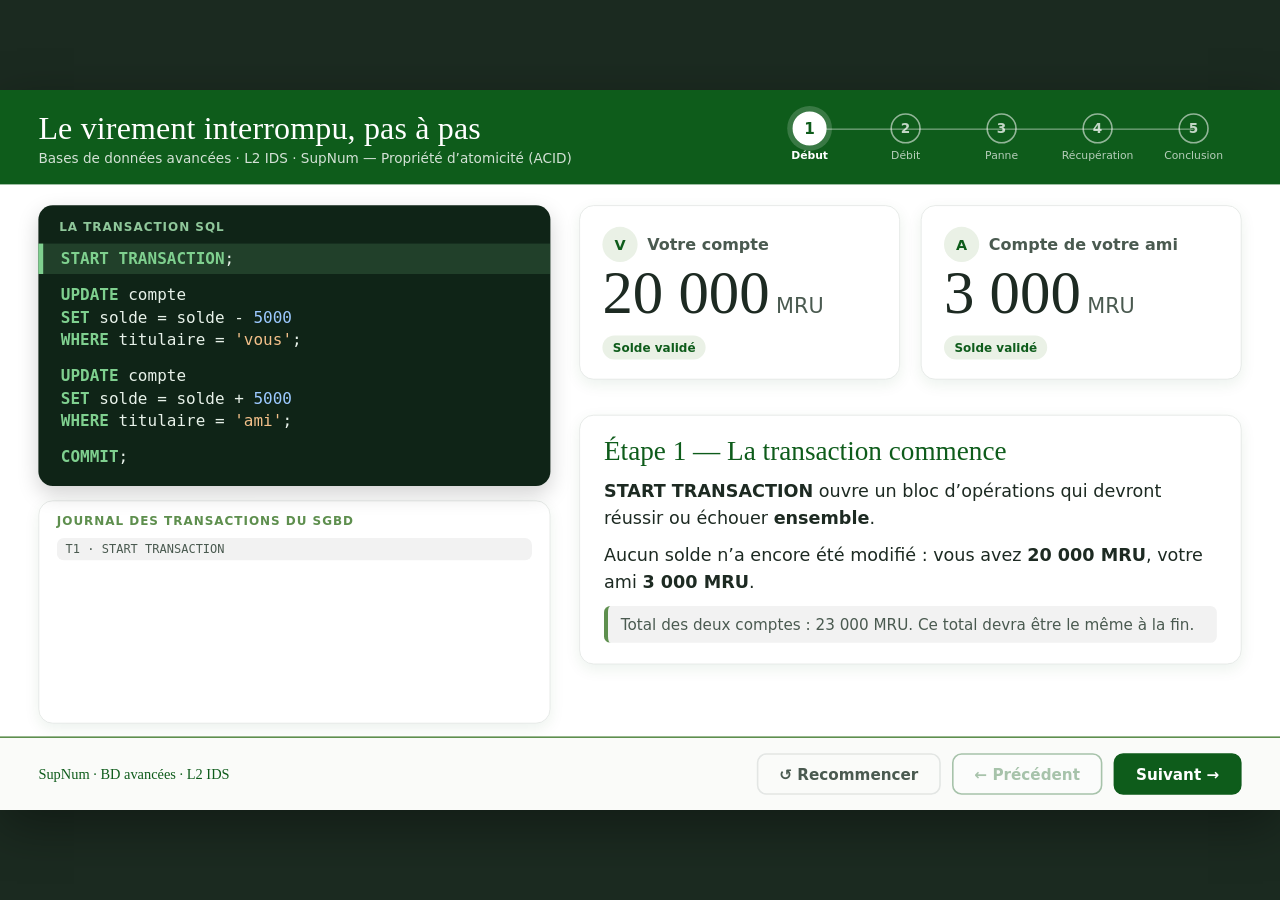
<file: simulations/acid.html>
<!DOCTYPE html>
<html lang="fr">
<head>
<script>window.EMBED="acid";</script>
<meta charset="utf-8">
<meta name="viewport" content="width=device-width, initial-scale=1">
<title>Simulations ACID et BASE</title>
<style>
  :root{
    --vert:#0E5C1B; --vert-2:#1E7A30; --vert-clair:#5E8F4E; --vert-pale:#EAF1E6;
    --orange:#D9661F; --orange-pale:#FBEBDD; --rouge:#B23A1E;
    --gris:#F2F2F2; --gris-2:#E3E6E4; --texte:#1D2A22; --texte-2:#4A5A50;
    --blanc:#FFFFFF; --code-bg:#0F2417; --code-txt:#E8F2EA;
    --serif:"Palatino Linotype","Book Antiqua",Palatino,"TeX Gyre Pagella",Georgia,serif;
    --sans:"Segoe UI",system-ui,-apple-system,Roboto,"Helvetica Neue",Arial,sans-serif;
    --mono:"Cascadia Code","Cascadia Mono",Consolas,"SFMono-Regular",Menlo,monospace;
  }
  *{box-sizing:border-box;margin:0;padding:0}
  html,body{height:100%;background:#1B2A20;overflow:hidden;font-family:var(--sans);color:var(--texte)}
  /* Scène 16:9 de 1600x900, mise à l'échelle de la fenêtre */
  .stage{position:absolute;left:50%;top:50%;width:1600px;height:900px;transform-origin:center center;
    background:var(--blanc);display:grid;grid-template-rows:118px 1fr 92px;overflow:hidden;
    box-shadow:0 20px 60px rgba(0,0,0,.35)}

  /* ---------- En-tête ---------- */
  header{background:var(--vert);color:#fff;display:flex;align-items:center;justify-content:space-between;padding:0 48px;position:relative}
  header h1{font-family:var(--serif);font-weight:400;font-size:40px;letter-spacing:.2px}
  header .sous{font-size:17px;opacity:.82;margin-top:4px}
  .progress{display:flex;align-items:center;gap:0}
  .pstep{display:flex;flex-direction:column;align-items:center;width:120px;position:relative;cursor:pointer}
  .pstep .dot{width:38px;height:38px;border-radius:50%;border:2px solid rgba(255,255,255,.55);display:grid;place-items:center;
    font-weight:700;font-size:17px;color:rgba(255,255,255,.75);background:transparent;transition:all .35s;z-index:1}
  .pstep .lab{font-size:13.5px;margin-top:6px;color:rgba(255,255,255,.7);transition:color .35s;white-space:nowrap}
  .pstep::before{content:"";position:absolute;top:19px;left:-60px;width:120px;height:2px;background:rgba(255,255,255,.35)}
  .pstep:first-child::before{display:none}
  .pstep.done .dot{background:var(--vert-clair);border-color:var(--vert-clair);color:#fff}
  .pstep.done::before,.pstep.current::before{background:#CFE3C8}
  .pstep.current .dot{background:#fff;border-color:#fff;color:var(--vert);transform:scale(1.12);box-shadow:0 0 0 6px rgba(255,255,255,.18)}
  .pstep.current .lab{color:#fff;font-weight:600}
  .pstep.alert.current .dot{background:var(--orange);border-color:var(--orange);color:#fff;box-shadow:0 0 0 6px rgba(217,102,31,.3)}

  /* ---------- Corps ---------- */
  main{display:grid;grid-template-columns:640px 1fr;gap:36px;padding:26px 48px 16px;position:relative;min-height:0;overflow:hidden}
  .col{display:flex;flex-direction:column;gap:18px;min-height:0}
  .card{background:var(--blanc);border:1px solid var(--gris-2);border-radius:18px;box-shadow:0 6px 18px rgba(14,92,27,.08)}
  .card-title{font-size:15px;font-weight:700;letter-spacing:1.2px;text-transform:uppercase;color:var(--vert-clair);margin-bottom:12px}

  /* Code SQL */
  .code{background:var(--code-bg);border-radius:18px;padding:18px 0;box-shadow:0 10px 26px rgba(0,0,0,.18);position:relative}
  .code .card-title{color:#8FC79A;padding:0 26px}
  .stmt{font-family:var(--mono);font-size:20px;line-height:1.42;color:var(--code-txt);padding:5px 26px 5px 22px;
    border-left:6px solid transparent;position:relative;transition:background .35s,border-color .35s,opacity .35s}
  .stmt + .stmt{margin-top:6px}
  .kw{color:#7FD08F;font-weight:700}
  .str{color:#F3C08A}
  .num{color:#9CC9FF}
  .stmt .tag{position:absolute;right:18px;top:50%;transform:translateY(-50%);font-family:var(--sans);font-size:14px;font-weight:700;
    padding:5px 11px;border-radius:999px;opacity:0;transition:opacity .35s}
  .stmt.active{background:rgba(127,208,143,.16);border-left-color:#7FD08F}
  .stmt.done .tag{opacity:1;background:#2E6B3A;color:#DDF3E1}
  .stmt.provisoire .tag{opacity:1;background:#6B5A1E;color:#FFF0C2}
  .stmt.skipped{opacity:.38}
  .stmt.skipped .tag{opacity:1;background:#4A3A33;color:#F6D3C2}
  .stmt.annule{background:rgba(217,102,31,.14);border-left-color:var(--orange)}
  .stmt.annule .tag{opacity:1;background:var(--orange);color:#fff}
  .stmt.annule .txt{text-decoration:line-through;text-decoration-color:rgba(255,160,110,.85);text-decoration-thickness:2px}

  /* Journal */
  .journal{padding:16px 22px;flex:1;min-height:0;display:flex;flex-direction:column}
  .journal ul{list-style:none;font-family:var(--mono);font-size:15px;display:flex;flex-direction:column;gap:5px;overflow:hidden}
  .journal li{padding:5px 11px;border-radius:9px;background:var(--gris);color:var(--texte-2);animation:slideIn .4s ease}
  .journal li.ok{background:var(--vert-pale);color:var(--vert)}
  .journal li.warn{background:var(--orange-pale);color:#8A3B0C}
  @keyframes slideIn{from{opacity:0;transform:translateX(-14px)}to{opacity:1;transform:none}}

  /* Comptes */
  .accounts{display:grid;grid-template-columns:1fr 1fr;gap:26px}
  .acc{padding:26px 28px 24px;position:relative;overflow:hidden;transition:box-shadow .4s,border-color .4s}
  .acc .who{display:flex;align-items:center;gap:12px;font-size:20px;font-weight:600;color:var(--texte-2)}
  .acc .avatar{width:44px;height:44px;border-radius:50%;display:grid;place-items:center;background:var(--vert-pale);color:var(--vert);font-weight:800;font-size:18px}
  .acc .bal{font-family:var(--serif);font-size:76px;line-height:1;margin-top:18px;color:var(--texte);font-variant-numeric:tabular-nums;transition:color .4s}
  .acc .cur{font-size:26px;color:var(--texte-2);margin-left:8px;font-family:var(--sans)}
  .acc .state{display:inline-block;margin-top:16px;font-size:15px;font-weight:700;padding:6px 13px;border-radius:999px;background:var(--vert-pale);color:var(--vert);transition:all .35s}
  .acc .state.prov{background:#FFF4D6;color:#7A5A00}
  .acc .state.rest{background:var(--vert-pale);color:var(--vert)}
  .acc.flash-debit{border-color:var(--orange);box-shadow:0 0 0 4px rgba(217,102,31,.18),0 6px 18px rgba(14,92,27,.08)}
  .acc.flash-debit .bal{color:var(--orange)}
  .acc.flash-rest{border-color:var(--vert-clair);box-shadow:0 0 0 4px rgba(94,143,78,.25),0 6px 18px rgba(14,92,27,.08)}
  .float{position:absolute;right:26px;top:78px;font-size:30px;font-weight:800;pointer-events:none;opacity:0}
  .float.go-minus{color:var(--orange);animation:floatUp 1.6s ease forwards}
  .float.go-plus{color:var(--vert-2);animation:floatUp 1.6s ease forwards}
  @keyframes floatUp{0%{opacity:0;transform:translateY(16px)}20%{opacity:1}80%{opacity:1}100%{opacity:0;transform:translateY(-30px)}}

  /* Flux d'argent entre les comptes */
  .transfer{position:relative;height:0}
  .coin{position:absolute;width:34px;height:34px;border-radius:50%;background:radial-gradient(circle at 35% 35%,#FFE3A3,#E0A43A);
    box-shadow:0 2px 8px rgba(0,0,0,.3);top:-150px;left:330px;opacity:0;pointer-events:none;z-index:3}
  .coin.run{animation:coinRun 1.3s ease-in-out forwards}
  @keyframes coinRun{0%{opacity:0;transform:translate(0,0) scale(.6)}15%{opacity:1;transform:translate(10px,-10px) scale(1)}
    55%{opacity:1;transform:translate(70px,-50px) scale(1)}80%{opacity:.9;transform:translate(110px,-20px) scale(.9)}100%{opacity:0;transform:translate(120px,10px) scale(.4)}}
  .stuck{position:absolute;top:-64px;left:600px;font-size:15px;font-weight:700;color:var(--orange);background:var(--orange-pale);
    padding:8px 13px;border-radius:999px;opacity:0;transition:opacity .4s;white-space:nowrap}
  .stuck.show{opacity:1}

  /* Explication */
  .explain{padding:26px 30px;flex:1;min-height:0;display:flex;flex-direction:column;gap:14px}
  .explain h2{font-family:var(--serif);font-weight:400;font-size:34px;color:var(--vert)}
  .explain p{font-size:22px;line-height:1.5;color:var(--texte)}
  .explain .note{font-size:19px;color:var(--texte-2);background:var(--gris);border-left:5px solid var(--vert-clair);padding:12px 16px;border-radius:8px}
  .explain .note.warn{border-left-color:var(--orange);background:var(--orange-pale);color:#7A3410}
  .explain.alert h2{color:var(--orange)}
  .fade{animation:fadeIn .45s ease}
  @keyframes fadeIn{from{opacity:0;transform:translateY(8px)}to{opacity:1;transform:none}}

  /* ---------- Panne ---------- */
  #blackout{position:absolute;inset:0;background:rgba(8,14,10,.0);pointer-events:none;transition:background .5s;z-index:5}
  #blackout.on{background:rgba(8,14,10,.42)}
  #flash{position:absolute;inset:0;background:#fff;opacity:0;pointer-events:none;z-index:6}
  #flash.go{animation:flash .9s ease}
  @keyframes flash{0%{opacity:0}8%{opacity:.85}16%{opacity:.1}26%{opacity:.6}40%{opacity:0}100%{opacity:0}}
  #bolt{position:absolute;left:300px;bottom:8px;width:96px;height:96px;opacity:0;z-index:7;pointer-events:none;filter:drop-shadow(0 0 18px rgba(255,170,60,.9))}
  #bolt.show{animation:boltIn .6s ease forwards}
  @keyframes boltIn{0%{opacity:0;transform:scale(.4) rotate(-12deg)}60%{opacity:1;transform:scale(1.12) rotate(4deg)}100%{opacity:1;transform:scale(1) rotate(0)}}
  #alertbar{position:absolute;left:50%;bottom:30px;transform:translate(-50%,20px);z-index:8;opacity:0;transition:all .45s;
    background:var(--orange);color:#fff;font-size:24px;font-weight:700;padding:14px 30px;border-radius:999px;display:flex;gap:14px;align-items:center;
    box-shadow:0 10px 30px rgba(217,102,31,.45);pointer-events:none;white-space:nowrap}
  #alertbar.show{opacity:1;transform:translate(-50%,0)}
  #alertbar .pulse{width:14px;height:14px;border-radius:50%;background:#fff;animation:pulse 1s infinite}
  @keyframes pulse{0%,100%{opacity:1}50%{opacity:.25}}
  .shake{animation:shake .5s ease}
  @keyframes shake{0%,100%{transform:translate(0)}20%{transform:translate(-8px,2px)}40%{transform:translate(7px,-2px)}60%{transform:translate(-5px,1px)}80%{transform:translate(4px,0)}}

  /* ---------- Récupération ---------- */
  #reboot{position:absolute;inset:0;z-index:9;background:rgba(255,255,255,.94);display:none;flex-direction:column;align-items:center;justify-content:center;gap:22px}
  #reboot.show{display:flex;animation:fadeIn .3s ease}
  #reboot .spinner{width:84px;height:84px;border-radius:50%;border:8px solid var(--vert-pale);border-top-color:var(--vert);animation:spin .9s linear infinite}
  @keyframes spin{to{transform:rotate(360deg)}}
  #reboot .t{font-family:var(--serif);font-size:38px;color:var(--vert)}
  #reboot .s{font-size:21px;color:var(--texte-2);font-family:var(--mono)}

  /* ---------- Conclusion ---------- */
  #conclusion{display:none;flex-direction:column;gap:20px}
  #conclusion.show{display:flex}
  .banner{background:linear-gradient(135deg,var(--vert),var(--vert-2));color:#fff;border-radius:20px;padding:24px 32px;display:flex;align-items:center;gap:22px;
    box-shadow:0 12px 28px rgba(14,92,27,.25)}
  .banner .big{font-family:var(--serif);font-size:46px}
  .banner .small{font-size:20px;opacity:.9;margin-top:4px}
  .banner .badge{width:76px;height:76px;border-radius:50%;background:rgba(255,255,255,.16);display:grid;place-items:center;font-size:40px;font-family:var(--serif);flex:none}
  .compare{display:grid;grid-template-columns:1fr 1fr;gap:20px}
  .scen{padding:20px 24px}
  .scen h3{font-size:19px;margin-bottom:12px;display:flex;align-items:center;gap:10px;flex-wrap:wrap}
  .scen h3 .pill{font-size:13.5px;padding:4px 10px;border-radius:999px;font-weight:700;white-space:nowrap}
  .scen.a h3 .pill{background:var(--orange-pale);color:#8A3B0C}
  .scen.b h3 .pill{background:var(--vert-pale);color:var(--vert)}
  .scen .row{display:flex;justify-content:space-between;font-size:20px;padding:6px 0;border-bottom:1px dashed var(--gris-2)}
  .scen .row b{font-family:var(--serif);font-size:26px;font-weight:400}
  .scen .res{margin-top:10px;font-size:17px;color:var(--texte-2)}
  .quiz{padding:20px 24px}
  .quiz .q{font-size:22px;font-weight:600;margin-bottom:14px}
  .opts{display:grid;grid-template-columns:repeat(4,1fr);gap:12px}
  .opt{font:inherit;font-size:20px;padding:13px 10px;border-radius:12px;border:2px solid var(--gris-2);background:#fff;cursor:pointer;transition:all .25s;color:var(--texte)}
  .opt:hover{border-color:var(--vert-clair);background:var(--vert-pale)}
  .opt.good{border-color:var(--vert);background:var(--vert);color:#fff}
  .opt.bad{border-color:var(--orange);background:var(--orange-pale);color:#8A3B0C}
  .feedback{margin-top:12px;font-size:19px;min-height:28px}
  .feedback.good{color:var(--vert)}
  .feedback.bad{color:#8A3B0C}

  /* ---------- Pied ---------- */
  footer{display:flex;align-items:center;justify-content:space-between;padding:0 48px;border-top:2px solid var(--vert-clair);background:#FAFBF9}
  .brand{font-family:var(--serif);color:var(--vert);font-size:18px}
  .btns{display:flex;gap:14px;align-items:center}
  .btn{font:inherit;font-size:19px;font-weight:600;padding:13px 26px;border-radius:12px;border:2px solid var(--vert);cursor:pointer;transition:all .2s;
    display:flex;align-items:center;gap:10px}
  .btn.prim{background:var(--vert);color:#fff}
  .btn.prim:hover{background:var(--vert-2)}
  .btn.sec{background:#fff;color:var(--vert)}
  .btn.sec:hover{background:var(--vert-pale)}
  .btn.ghost{background:transparent;border-color:var(--gris-2);color:var(--texte-2)}
  .btn.ghost:hover{border-color:var(--vert-clair);color:var(--vert)}
  .btn:disabled{opacity:.35;cursor:default}
  .hint{font-size:15px;color:var(--texte-2)}
  .hidden{display:none !important}

  /* ================= Onglets ================= */
  .stage.off{display:none}
  .tabs{display:flex;gap:6px;background:#EEF2EC;padding:5px;border-radius:12px}
  .tab{font:inherit;font-size:16px;font-weight:600;padding:9px 16px;border-radius:9px;border:0;background:transparent;color:var(--texte-2);cursor:pointer;transition:all .2s;white-space:nowrap}
  .tab:hover{color:var(--vert)}
  .tab.on{background:var(--vert);color:#fff;box-shadow:0 4px 10px rgba(14,92,27,.25)}

  /* ================= Simulation BASE ================= */
  #baseStage main{grid-template-columns:560px 1fr}
  .props{padding:22px 26px;display:flex;flex-direction:column;gap:14px}
  .prop{display:flex;gap:16px;align-items:flex-start;padding:14px 16px;border-radius:14px;border:2px solid transparent;background:var(--gris);transition:all .4s;opacity:.55}
  .prop .lt{flex:none;width:58px;height:58px;border-radius:14px;background:#fff;border:2px solid var(--vert-clair);display:grid;place-items:center;
    font-family:var(--serif);font-size:24px;color:var(--vert);font-weight:700;transition:all .4s}
  .prop h4{font-size:21px;color:var(--texte)}
  .prop h4 i{font-weight:400;color:var(--texte-2)}
  .prop p{font-size:18px;color:var(--texte-2);margin-top:3px;line-height:1.4}
  .prop.cur{opacity:1;background:var(--vert-pale);border-color:var(--vert-clair);box-shadow:0 8px 20px rgba(14,92,27,.12)}
  .prop.cur .lt{background:var(--vert);color:#fff;border-color:var(--vert)}
  .prop.seen{opacity:1}
  .bnote{font-size:16.5px;color:var(--texte-2);border-top:1px dashed var(--gris-2);padding-top:12px;line-height:1.45}
  .bnote b{color:var(--vert)}

  .servers{display:grid;grid-template-columns:1fr 150px 1fr;align-items:center;gap:0}
  .srv{padding:22px 26px 20px;text-align:left;position:relative;transition:border-color .4s,box-shadow .4s}
  .srv .sh{display:flex;align-items:center;gap:12px;font-size:20px;font-weight:600;color:var(--texte-2)}
  .srv .sh .ic{width:44px;height:44px;border-radius:12px;background:var(--vert-pale);display:grid;place-items:center}
  .srv .cnt{display:flex;align-items:center;gap:14px;margin-top:14px}
  .srv .heart{width:58px;height:58px;flex:none}
  .srv .heart path{fill:#E0474C}
  .srv .heart.beat{animation:beat .6s ease}
  @keyframes beat{0%{transform:scale(1)}30%{transform:scale(1.25)}60%{transform:scale(.95)}100%{transform:scale(1)}}
  .srv .n{font-family:var(--serif);font-size:74px;line-height:1;font-variant-numeric:tabular-nums;transition:color .4s}
  .srv .lk{font-size:20px;color:var(--texte-2);margin-left:4px}
  .sync-st{display:inline-flex;align-items:center;gap:8px;margin-top:14px;font-size:15.5px;font-weight:700;padding:6px 13px;border-radius:999px;transition:all .35s}
  .sync-st .d{width:10px;height:10px;border-radius:50%;background:currentColor}
  .sync-st.wait{background:var(--orange-pale);color:#8A3B0C}
  .sync-st.wait .d{animation:pulse 1s infinite}
  .sync-st.ok{background:var(--vert-pale);color:var(--vert)}
  .srv.diff{border-color:var(--orange);box-shadow:0 0 0 4px rgba(217,102,31,.14),0 6px 18px rgba(14,92,27,.08)}
  .srv.diff .n{color:var(--orange)}
  .srv.same{border-color:var(--vert-clair);box-shadow:0 0 0 5px rgba(94,143,78,.22),0 6px 18px rgba(14,92,27,.08)}
  .srv .users{position:absolute;right:18px;top:18px;display:flex;gap:6px}
  .srv .u{width:30px;height:30px;border-radius:50%;background:var(--bleu,#1F4E9C);color:#fff;font-size:13px;font-weight:700;display:grid;place-items:center;opacity:0;transform:translateY(-6px)}
  .srv .u.on{animation:uIn .5s ease forwards}
  @keyframes uIn{to{opacity:1;transform:none}}
  .srv .ans{position:absolute;right:18px;top:56px;font-size:14px;font-weight:700;color:var(--vert);opacity:0;transition:opacity .4s}
  .srv .ans.on{opacity:1}

  .link{position:relative;height:150px}
  .link svg{width:150px;height:150px}
  .link .ln{stroke:#C9D2CB;stroke-width:3;stroke-dasharray:7 7;fill:none}
  .link .ah{fill:#C9D2CB}
  .link.run .ln{stroke:var(--orange);animation:dash 0.8s linear infinite}
  .link.run .ah{fill:var(--orange)}
  .link.done .ln{stroke:var(--vert-clair);stroke-dasharray:none}
  .link.done .ah{fill:var(--vert-clair)}
  @keyframes dash{to{stroke-dashoffset:-28}}
  .pkt{opacity:0}
  .link.run .pkt{animation:pkt 1.4s ease-in-out infinite}
  .link.run .pkt.p2{animation-delay:.7s}
  @keyframes pkt{0%{opacity:0;transform:translateX(0)}15%{opacity:1}85%{opacity:1}100%{opacity:0;transform:translateX(-96px)}}
  .link .lab{position:absolute;left:0;right:0;bottom:2px;text-align:center;font-size:14px;font-weight:700;color:var(--texte-2)}
  .link.run .lab{color:var(--orange)}
  .link.done .lab{color:var(--vert)}

  .bexplain{padding:24px 30px;display:flex;flex-direction:column;gap:14px;flex:1;min-height:0}
  .bexplain h2{font-family:var(--serif);font-weight:400;font-size:34px;color:var(--vert)}
  .bexplain p{font-size:22px;line-height:1.5}
  .msg{font-size:22px;font-weight:600;color:var(--vert);background:var(--vert-pale);border-left:6px solid var(--vert);padding:14px 18px;border-radius:10px}
  .msg.w{color:#8A3B0C;background:var(--orange-pale);border-left-color:var(--orange)}
  .syncbtn{align-self:flex-start;font:inherit;font-size:21px;font-weight:700;padding:14px 26px;border-radius:14px;border:0;cursor:pointer;
    background:linear-gradient(135deg,var(--orange),#E9843F);color:#fff;box-shadow:0 10px 22px rgba(217,102,31,.35);display:flex;align-items:center;gap:12px;transition:transform .15s}
  .syncbtn:hover{transform:translateY(-2px)}
  .syncbtn.ok{background:linear-gradient(135deg,var(--vert),var(--vert-2));box-shadow:0 10px 22px rgba(14,92,27,.3)}
  .syncbtn .sp{display:inline-block}
  .syncbtn.busy .sp{animation:spin .9s linear infinite}
  .confirm{font-size:22px;font-weight:700;color:var(--vert);display:flex;align-items:center;gap:12px;opacity:0;transform:translateY(8px);transition:all .45s}
  .confirm.on{opacity:1;transform:none}
  .confirm .ck{width:38px;height:38px;border-radius:50%;background:var(--vert);color:#fff;display:grid;place-items:center;font-size:22px}
  .bquiz{padding:24px 30px;flex:1}
  .bquiz .q{font-size:24px;font-weight:600;line-height:1.4;margin-bottom:18px}
  .bopts{display:flex;flex-direction:column;gap:12px}
  .bopt{font:inherit;font-size:21px;text-align:left;padding:14px 18px;border-radius:12px;border:2px solid var(--gris-2);background:#fff;cursor:pointer;transition:all .25s;color:var(--texte)}
  .bopt:hover{border-color:var(--vert-clair);background:var(--vert-pale)}
  .bopt.good{border-color:var(--vert);background:var(--vert);color:#fff}
  .bopt.bad{border-color:var(--orange);background:var(--orange-pale);color:#8A3B0C}
  .bfeed{margin-top:14px;font-size:20px;line-height:1.45;min-height:30px}
  .bfeed.good{color:var(--vert)} .bfeed.bad{color:#8A3B0C}
</style>
</head>
<body>
<div class="stage" id="stage">
  <!-- ======= En-tête ======= -->
  <header>
    <div>
      <h1>Le virement interrompu, pas à pas</h1>
      <div class="sous">Bases de données avancées · L2 IDS · SupNum — Propriété d’atomicité (ACID)</div>
    </div>
    <nav class="progress" id="progress"></nav>
  </header>

  <!-- ======= Corps ======= -->
  <main id="main">
    <div class="col">
      <div class="code" id="code">
        <div class="card-title">La transaction SQL</div>
        <div class="stmt" data-k="start"><span class="txt"><span class="kw">START TRANSACTION</span>;</span><span class="tag"></span></div>
        <div class="stmt" data-k="u1"><span class="txt"><span class="kw">UPDATE</span> compte<br><span class="kw">SET</span> solde = solde - <span class="num">5000</span><br><span class="kw">WHERE</span> titulaire = <span class="str">'vous'</span>;</span><span class="tag"></span></div>
        <div class="stmt" data-k="u2"><span class="txt"><span class="kw">UPDATE</span> compte<br><span class="kw">SET</span> solde = solde + <span class="num">5000</span><br><span class="kw">WHERE</span> titulaire = <span class="str">'ami'</span>;</span><span class="tag"></span></div>
        <div class="stmt" data-k="commit"><span class="txt"><span class="kw">COMMIT</span>;</span><span class="tag"></span></div>
      </div>
      <div class="card journal">
        <div class="card-title">Journal des transactions du SGBD</div>
        <ul id="journal"></ul>
      </div>
    </div>

    <div class="col" id="right">
      <div id="live" class="col" style="gap:22px">
        <div class="accounts">
          <div class="card acc" id="accA">
            <div class="who"><div class="avatar">V</div>Votre compte</div>
            <div><span class="bal" id="balA">20 000</span><span class="cur">MRU</span></div>
            <span class="state" id="stA">Solde validé</span>
            <div class="float" id="fA"></div>
          </div>
          <div class="card acc" id="accB">
            <div class="who"><div class="avatar">A</div>Compte de votre ami</div>
            <div><span class="bal" id="balB">3 000</span><span class="cur">MRU</span></div>
            <span class="state" id="stB">Solde validé</span>
            <div class="float" id="fB"></div>
          </div>
        </div>
        <div class="transfer"><div class="coin" id="coin"></div><div class="stuck" id="stuck">Crédit jamais exécuté</div></div>
        <div class="card explain" id="explain"></div>
      </div>

      <div id="conclusion">
        <div class="banner">
          <div class="badge">A</div>
          <div><div class="big">Atomicité : tout ou rien</div>
            <div class="small">Les deux UPDATE forment un bloc : soit ils sont validés ensemble par COMMIT, soit aucune modification n’est conservée.</div></div>
        </div>
        <div class="compare">
          <div class="card scen a">
            <h3>Panne avant COMMIT <span class="pill">RIEN n’est conservé</span></h3>
            <div class="row"><span>Votre compte</span><b>20 000 MRU</b></div>
            <div class="row"><span>Compte de l’ami</span><b>3 000 MRU</b></div>
            <div class="res">Retour à l’état initial : total 23 000 MRU.</div>
          </div>
          <div class="card scen b">
            <h3>COMMIT exécuté <span class="pill">TOUT est conservé</span></h3>
            <div class="row"><span>Votre compte</span><b>15 000 MRU</b></div>
            <div class="row"><span>Compte de l’ami</span><b>8 000 MRU</b></div>
            <div class="res">Virement complet : total toujours 23 000 MRU.</div>
          </div>
        </div>
        <div class="card quiz">
          <div class="q">Question : quelle propriété ACID vient d’être illustrée ?</div>
          <div class="opts" id="opts">
            <button class="opt" data-ok="1">Atomicité</button>
            <button class="opt" data-ok="0" data-why="La cohérence est bien préservée (le total reste 23 000 MRU), mais c’est l’atomicité qui a annulé l’opération incomplète.">Cohérence</button>
            <button class="opt" data-ok="0" data-why="L’isolation concerne les transactions simultanées. Ici, une seule transaction est en jeu.">Isolation</button>
            <button class="opt" data-ok="0" data-why="La durabilité concerne une transaction déjà validée par COMMIT. Ici, le COMMIT n’a jamais eu lieu.">Durabilité</button>
          </div>
          <div class="feedback" id="feedback"></div>
        </div>
      </div>
    </div>

    <div id="blackout"></div>
    <div id="flash"></div>
    <svg id="bolt" viewBox="0 0 100 100" aria-hidden="true">
      <path d="M58 4 L22 56 L46 56 L36 96 L80 38 L54 38 L66 4 Z" fill="#F7B43A" stroke="#D9661F" stroke-width="3" stroke-linejoin="round"/>
    </svg>
    <div id="alertbar"><span class="pulse"></span>Coupure de courant — transaction interrompue avant validation</div>
    <div id="reboot"><div class="spinner"></div><div class="t">Redémarrage du SGBD…</div><div class="s" id="rebootTxt">Lecture du journal des transactions</div></div>
  </main>

  <!-- ======= Pied ======= -->
  <footer>
    <div class="tabs"><button class="tab" data-sim="acid">ACID — Virement bancaire</button><button class="tab" data-sim="base">BASE — Compteur de likes</button></div>
    <div class="hint">Flèches ← → ou Espace · F : plein écran</div>
    <div class="btns">
      <button class="btn ghost" id="restart">↺ Recommencer</button>
      <button class="btn sec" id="prev">← Précédent</button>
      <button class="btn prim" id="next">Suivant →</button>
    </div>
  </footer>
</div>

<script>
(function(){
  "use strict";
  const STEPS = [
    {lab:"Début"},{lab:"Débit"},{lab:"Panne",alert:true},{lab:"Récupération"},{lab:"Conclusion"}
  ];
  const $ = id => document.getElementById(id);
  const stage = $("stage");
  let step = 0;            // 0..4
  let timers = [];
  const disp = {A:20000, B:3000};   // valeurs affichées

  /* ---------- Mise à l'échelle 16:9 ---------- */
  /* mise à l'échelle gérée globalement (voir onglets) */

  /* ---------- Barre de progression ---------- */
  const prog = $("progress");
  STEPS.forEach((s,i)=>{
    const d = document.createElement("div");
    d.className = "pstep"+(s.alert?" alert":"");
    d.innerHTML = '<div class="dot">'+(i+1)+'</div><div class="lab">'+s.lab+'</div>';
    d.addEventListener("click", ()=>go(i, i>step));
    prog.appendChild(d);
  });

  /* ---------- Outils ---------- */
  const fmt = n => n.toLocaleString("fr-FR").replace(/ | /g," ");
  function later(fn, ms){ const t=setTimeout(fn,ms); timers.push(t); return t; }
  function clearTimers(){ timers.forEach(clearTimeout); timers=[]; animTokens.A++; animTokens.B++; }
  const animTokens = {A:0,B:0};
  function setBal(who, val){ disp[who]=val; $("bal"+who).textContent = fmt(val); }
  function animBal(who, to, ms){
    const from = disp[who], tok = ++animTokens[who], t0 = performance.now();
    function frame(t){
      if(tok!==animTokens[who]) return;
      const k = Math.min(1,(t-t0)/ms), e = k<.5 ? 2*k*k : 1-Math.pow(-2*k+2,2)/2;
      const v = Math.round((from+(to-from)*e)/10)*10;
      disp[who]=v; $("bal"+who).textContent = fmt(v);
      if(k<1) requestAnimationFrame(frame); else setBal(who,to);
    }
    requestAnimationFrame(frame);
  }
  function floatTxt(id, txt, cls){
    const el=$(id); el.className="float"; void el.offsetWidth; el.textContent=txt; el.className="float "+cls;
  }
  function stmtState(map){
    document.querySelectorAll(".stmt").forEach(el=>{
      const k = el.dataset.k, st = map[k] || "";
      el.className = "stmt"+(st?" "+st.split(":")[0]:"");
      el.querySelector(".tag").textContent = st.includes(":") ? st.split(":")[1] : "";
    });
  }
  function journal(lines){
    const ul=$("journal"); ul.innerHTML="";
    lines.forEach(([txt,cls])=>{ const li=document.createElement("li"); li.textContent=txt; if(cls) li.className=cls; ul.appendChild(li); });
  }
  function explain(html, alert){
    const ex=$("explain"); ex.className="card explain fade"+(alert?" alert":""); ex.innerHTML=html;
  }
  function accState(a,b){
    const set=(id,[txt,cls])=>{ const el=$(id); el.textContent=txt; el.className="state"+(cls?" "+cls:""); };
    set("stA",a); set("stB",b);
  }
  function resetFx(){
    ["accA","accB"].forEach(id=>$(id).classList.remove("flash-debit","flash-rest"));
    $("blackout").classList.remove("on"); $("bolt").classList.remove("show"); $("alertbar").classList.remove("show");
    $("reboot").classList.remove("show"); $("coin").classList.remove("run"); $("stuck").classList.remove("show");
    $("fA").className="float"; $("fB").className="float";
  }

  /* ---------- Étapes ---------- */
  const J_START = ["T1 · START TRANSACTION",""];
  const J_U1 = ["T1 · UPDATE vous : 20 000 → 15 000 (non validé)",""];
  const J_PANNE = ["⚡ Panne : T1 interrompue, aucun COMMIT","warn"];
  const J_REC = ["Récupération : T1 sans COMMIT → annulation (ROLLBACK)","ok"];
  const J_REST = ["T1 · vous : 15 000 → 20 000 (restauré)","ok"];

  function render(i, animate){
    clearTimers(); resetFx();
    const live=$("live"), concl=$("conclusion");
    live.classList.toggle("hidden", i===4); concl.classList.toggle("show", i===4);

    if(i===0){
      setBal("A",20000); setBal("B",3000);
      stmtState({start:"active"});
      accState(["Solde validé",""],["Solde validé",""]);
      journal([J_START]);
      explain('<h2>Étape 1 — La transaction commence</h2>'+
        '<p><b>START TRANSACTION</b> ouvre un bloc d’opérations qui devront réussir ou échouer <b>ensemble</b>.</p>'+
        '<p>Aucun solde n’a encore été modifié : vous avez <b>20 000 MRU</b>, votre ami <b>3 000 MRU</b>.</p>'+
        '<div class="note">Total des deux comptes : 23 000 MRU. Ce total devra être le même à la fin.</div>');
    }
    if(i===1){
      stmtState({start:"done:exécuté", u1:"active provisoire:provisoire"});
      accState(["Modification provisoire","prov"],["Solde validé",""]);
      journal([J_START,J_U1]);
      if(animate){ setBal("A",20000); $("accA").classList.add("flash-debit"); floatTxt("fA","− 5 000","go-minus");
        later(()=>{ $("coin").classList.add("run"); },150); animBal("A",15000,1200);
        later(()=>$("accA").classList.remove("flash-debit"),1800);
      } else setBal("A",15000);
      setBal("B",3000);
      explain('<h2>Étape 2 — Débit de votre compte</h2>'+
        '<p>Le premier <b>UPDATE</b> s’exécute : votre solde passe de 20 000 à <b>15 000 MRU</b>. Le compte de l’ami reste à 3 000 MRU.</p>'+
        '<div class="note warn">Instruction exécutée ≠ transaction validée. Tant qu’il n’y a pas de <b>COMMIT</b>, cette modification est <b>provisoire</b> : les autres utilisateurs voient toujours l’ancien solde et le SGBD peut l’annuler.</div>');
    }
    if(i===2){
      setBal("A",15000); setBal("B",3000);
      stmtState({start:"done:exécuté", u1:"provisoire:provisoire", u2:"skipped:non exécuté", commit:"skipped:non exécuté"});
      accState(["Modification provisoire","prov"],["Solde validé",""]);
      journal([J_START,J_U1,J_PANNE]);
      $("stuck").classList.add("show");
      if(animate){
        $("flash").classList.remove("go"); void $("flash").offsetWidth; $("flash").classList.add("go");
        stage.classList.remove("shake"); void stage.offsetWidth; stage.classList.add("shake");
        later(()=>stage.classList.remove("shake"),600);
      }
      $("blackout").classList.add("on"); $("bolt").classList.add("show");
      later(()=>$("alertbar").classList.add("show"), animate?350:0);
      explain('<h2>Étape 3 — Coupure de courant !</h2>'+
        '<p>Le serveur s’arrête brutalement. Le deuxième <b>UPDATE</b> (crédit de l’ami) et le <b>COMMIT</b> ne sont <b>jamais exécutés</b>.</p>'+
        '<div class="note warn"><b>Transaction interrompue avant validation.</b> Votre compte est débité, celui de l’ami n’est pas crédité : 5 000 MRU semblent avoir disparu.</div>', true);
    }
    if(i===3){
      setBal("B",3000);
      stmtState({start:"done:exécuté", u1:"annule:annulé (ROLLBACK)", u2:"skipped:non exécuté", commit:"skipped:non exécuté"});
      const finish = ()=>{
        accState(["Solde restauré","rest"],["Solde inchangé",""]);
        journal([J_START,J_U1,J_PANNE,J_REC,J_REST]);
        $("accA").classList.add("flash-rest");
      };
      explain('<h2>Étape 4 — Récupération après la panne</h2>'+
        '<p>Au redémarrage, le SGBD relit son <b>journal des transactions</b>. La transaction T1 n’a pas de COMMIT : il <b>annule</b> ses modifications (<b>ROLLBACK</b>).</p>'+
        '<p>Votre solde revient à <b>20 000 MRU</b>. Le compte de l’ami reste à <b>3 000 MRU</b>.</p>'+
        '<div class="note">Rien n’a été perdu : le système revient à l’état d’avant la transaction. Total : 23 000 MRU.</div>');
      if(animate){
        setBal("A",15000); accState(["Modification provisoire","prov"],["Solde validé",""]);
        journal([J_START,J_U1,J_PANNE]);
        $("reboot").classList.add("show"); $("rebootTxt").textContent="Lecture du journal des transactions…";
        later(()=>{ $("rebootTxt").textContent="T1 : aucun COMMIT trouvé → annulation"; },1100);
        later(()=>{ $("reboot").classList.remove("show"); floatTxt("fA","+ 5 000","go-plus"); animBal("A",20000,1200); finish(); },2200);
      } else { setBal("A",20000); finish(); }
    }
    if(i===4){
      setBal("A",20000); setBal("B",3000);
      stmtState({start:"done:exécuté", u1:"annule:annulé (ROLLBACK)", u2:"skipped:non exécuté", commit:"skipped:non exécuté"});
      journal([J_START,J_U1,J_PANNE,J_REC,J_REST]);
      resetQuiz();
    }

    // barre de progression et boutons
    [...prog.children].forEach((d,k)=>{ d.className="pstep"+(STEPS[k].alert?" alert":"")+(k<i?" done":"")+(k===i?" current":""); });
    $("prev").disabled = i===0; $("next").disabled = i===4;
  }

  function go(i, animate){ if(i<0||i>4) return; step=i; render(step, animate); }

  /* ---------- Question finale ---------- */
  function resetQuiz(){
    document.querySelectorAll(".opt").forEach(b=>b.className="opt");
    const f=$("feedback"); f.textContent=""; f.className="feedback";
  }
  document.querySelectorAll(".opt").forEach(b=>b.addEventListener("click",()=>{
    const f=$("feedback");
    if(b.dataset.ok==="1"){
      document.querySelectorAll(".opt").forEach(o=>{ if(o!==b) o.className="opt"; });
      b.className="opt good"; f.className="feedback good";
      f.textContent="Bravo ! L’atomicité garantit qu’une transaction s’exécute entièrement ou pas du tout.";
    } else { b.className="opt bad"; f.className="feedback bad"; f.textContent="Pas tout à fait. "+b.dataset.why; }
  }));

  /* ---------- Navigation ---------- */
  $("next").addEventListener("click",()=>go(step+1,true));
  $("prev").addEventListener("click",()=>go(step-1,false));
  $("restart").addEventListener("click",()=>go(0,false));
  document.addEventListener("keydown",e=>{
    if(window.SIM&&window.SIM!=="acid") return;
    if(e.key==="ArrowRight"||e.key===" "||e.key==="PageDown"){ e.preventDefault(); go(step+1,true); }
    else if(e.key==="ArrowLeft"||e.key==="PageUp"){ e.preventDefault(); go(step-1,false); }
    else if(e.key==="Home"){ go(0,false); }
    else if(e.key==="f"||e.key==="F"){
      if(!document.fullscreenElement) document.documentElement.requestFullscreen && document.documentElement.requestFullscreen();
      else document.exitFullscreen && document.exitFullscreen();
    }
  });

  window.acidAPI={next(){if(step>=4)return false;go(step+1,true);return true;},prev(){if(step<=0)return false;go(step-1,false);return true;},reset(){go(0,false);},last(){go(4,false);}};
  render(0,false);
})();
</script>

<div class="stage off" id="baseStage">
  <header>
    <div>
      <h1>BASE — Le compteur de likes Instagram</h1>
      <div class="sous">Bases de données avancées · L2 IDS · SupNum — Le modèle BASE</div>
    </div>
    <nav class="progress" id="bProgress"></nav>
  </header>
  <main>
    <div class="col">
      <div class="card props">
        <div class="card-title" style="margin-bottom:2px">Les trois propriétés BASE</div>
        <div class="prop" data-p="0"><div class="lt">BA</div><div><h4>Basically Available <i>— disponibilité de base</i></h4><p>Le système privilégie la disponibilité.</p></div></div>
        <div class="prop" data-p="1"><div class="lt">S</div><div><h4>Soft State <i>— état souple</i></h4><p>L’état peut évoluer pendant la synchronisation.</p></div></div>
        <div class="prop" data-p="2"><div class="lt">E</div><div><h4>Eventually Consistent <i>— cohérence à terme</i></h4><p>Les copies finissent par converger, sous les conditions appropriées.</p></div></div>
        <div class="bnote"><b>Note :</b> BASE est une approche de conception des systèmes distribués, pas une propriété obligatoire de toutes les bases NoSQL. Elle n’est pas l’opposé strict d’ACID : beaucoup de systèmes combinent les deux selon les opérations.</div>
      </div>
    </div>
    <div class="col">
      <div class="servers">
        <div class="card srv" id="srvA">
          <div class="sh"><span class="ic"><svg width="26" height="26" viewBox="0 0 24 24" fill="none" stroke="#0E5C1B" stroke-width="2"><rect x="3" y="3" width="18" height="7" rx="2"/><rect x="3" y="14" width="18" height="7" rx="2"/><circle cx="7" cy="6.5" r="1" fill="#0E5C1B"/><circle cx="7" cy="17.5" r="1" fill="#0E5C1B"/></svg></span>Serveur A</div>
          <div class="users"><span class="u">U1</span></div><div class="ans">réponse ✓</div>
          <div class="cnt"><svg class="heart" viewBox="0 0 24 24"><path d="M12 21s-7.5-4.6-10-9.3C.4 8.4 2.2 4.5 6 4.1c2.2-.2 4 1 6 3.1 2-2.1 3.8-3.3 6-3.1 3.8.4 5.6 4.3 4 7.6C19.5 16.4 12 21 12 21z"/></svg><span class="n" id="nA">1 203</span><span class="lk">likes</span></div>
          <span class="sync-st wait" id="stSA"><span class="d"></span><span class="t">Synchronisation en attente</span></span>
        </div>
        <div class="link" id="bLink">
          <svg viewBox="0 0 150 150">
            <path class="ln" d="M135 60 H15"/><path class="ah" d="M15 60 l14 -8 v16 z"/>
            <path class="ln" d="M15 92 H135"/><path class="ah" d="M135 92 l-14 -8 v16 z"/>
            <circle class="pkt" cx="123" cy="60" r="7" fill="#D9661F"/><circle class="pkt p2" cx="123" cy="60" r="7" fill="#D9661F"/>
          </svg>
          <div class="lab" id="bLinkLab">réplication</div>
        </div>
        <div class="card srv" id="srvB">
          <div class="sh"><span class="ic"><svg width="26" height="26" viewBox="0 0 24 24" fill="none" stroke="#0E5C1B" stroke-width="2"><rect x="3" y="3" width="18" height="7" rx="2"/><rect x="3" y="14" width="18" height="7" rx="2"/><circle cx="7" cy="6.5" r="1" fill="#0E5C1B"/><circle cx="7" cy="17.5" r="1" fill="#0E5C1B"/></svg></span>Serveur B</div>
          <div class="users"><span class="u">U2</span></div><div class="ans">réponse ✓</div>
          <div class="cnt"><svg class="heart" viewBox="0 0 24 24"><path d="M12 21s-7.5-4.6-10-9.3C.4 8.4 2.2 4.5 6 4.1c2.2-.2 4 1 6 3.1 2-2.1 3.8-3.3 6-3.1 3.8.4 5.6 4.3 4 7.6C19.5 16.4 12 21 12 21z"/></svg><span class="n" id="nB">1 205</span><span class="lk">likes</span></div>
          <span class="sync-st wait" id="stSB"><span class="d"></span><span class="t">Synchronisation en attente</span></span>
        </div>
      </div>
      <div class="card bexplain fade" id="bExplain"></div>
      <div class="card bquiz hidden" id="bQuiz">
        <div class="q">Question : deux serveurs affichent temporairement des nombres de likes différents. Est-ce nécessairement une erreur ?</div>
        <div class="bopts">
          <button class="bopt" data-ok="0" data-why="Pas forcément : dans un système à cohérence éventuelle, un écart temporaire entre copies est prévu, le temps que les mises à jour se propagent.">Oui, c’est forcément une erreur : les deux serveurs devraient toujours afficher la même valeur.</button>
          <button class="bopt" data-ok="1">Non, cela peut être normal dans un système à cohérence éventuelle.</button>
          <button class="bopt" data-ok="0" data-why="Arrêter le service irait à l’encontre de la disponibilité recherchée : on préfère continuer à répondre, puis laisser les copies converger.">Oui, il faut arrêter le service jusqu’à ce que les serveurs soient d’accord.</button>
        </div>
        <div class="bfeed" id="bFeed"></div>
      </div>
    </div>
  </main>
  <footer>
    <div class="tabs"><button class="tab" data-sim="acid">ACID — Virement bancaire</button><button class="tab" data-sim="base">BASE — Compteur de likes</button></div>
    <div class="hint">Flèches ← → ou Espace · F : plein écran</div>
    <div class="btns">
      <button class="btn ghost" id="bRestart">↺ Recommencer</button>
      <button class="btn sec" id="bPrev">← Précédent</button>
      <button class="btn prim" id="bNext">Suivant →</button>
    </div>
  </footer>
</div>

<script>
/* ================= Simulation BASE ================= */
(function(){
  "use strict";
  const $=id=>document.getElementById(id);
  const ST=[{lab:"BA"},{lab:"Soft State"},{lab:"Eventually"},{lab:"Question"}];
  let step=0, synced=false, tok=0, timers=[];
  const fmt=n=>n.toLocaleString("fr-FR").replace(/ | /g," ");
  const prog=$("bProgress");
  ST.forEach((s,i)=>{const d=document.createElement("div");d.className="pstep";d.innerHTML='<div class="dot">'+(i+1)+'</div><div class="lab">'+s.lab+'</div>';
    d.addEventListener("click",()=>go(i));prog.appendChild(d);});
  function later(f,ms){timers.push(setTimeout(f,ms));}
  function setN(id,v){$(id).textContent=fmt(v);$(id).dataset.v=v;}
  function animN(id,to,ms,cb){const from=+$(id).dataset.v,t0=performance.now(),k=++tok;
    (function f(t){if(k!==tok)return;const p=Math.min(1,(t-t0)/ms);const v=Math.round(from+(to-from)*p);
      if(String(v)!==$(id).dataset.v){setN(id,v);const h=$(id).parentNode.querySelector(".heart");h.classList.remove("beat");void h.getBoundingClientRect();h.classList.add("beat");}
      if(p<1)requestAnimationFrame(f);else{setN(id,to);cb&&cb();}})(performance.now());}
  function st(id,ok,txt){const e=$(id);e.className="sync-st "+(ok?"ok":"wait");e.querySelector(".t").textContent=txt;}
  function link(mode,lab){const l=$("bLink");l.className="link"+(mode?" "+mode:"");$("bLinkLab").textContent=lab;}
  function props(i){document.querySelectorAll(".prop").forEach(p=>{const k=+p.dataset.p;p.className="prop"+(k===i?" cur":(k<i||i>=3?" seen":""));});}
  function users(on){document.querySelectorAll("#baseStage .u").forEach((u,k)=>{u.classList.remove("on");if(on)later(()=>u.classList.add("on"),200+k*250);});
    document.querySelectorAll("#baseStage .ans").forEach((a,k)=>{a.classList.remove("on");if(on)later(()=>a.classList.add("on"),700+k*250);});}
  function explain(html){const e=$("bExplain");e.classList.remove("hidden");e.className="card bexplain fade";void e.offsetWidth;e.innerHTML=html;}

  function render(){
    timers.forEach(clearTimeout);timers=[];tok++;
    const A=$("srvA"),B=$("srvB");
    $("bQuiz").classList.add("hidden");$("bExplain").classList.remove("hidden");
    props(step); users(false);
    A.className="card srv";B.className="card srv";
    setN("nB",1205);
    if(step===0){
      synced=false; setN("nA",1203); A.classList.add("diff");
      st("stSA",false,"Synchronisation en attente"); st("stSB",true,"À jour");
      link("","réplication"); users(true);
      explain('<h2>Étape 1 — Basically Available (BA)</h2>'+
        '<p>Deux utilisateurs consultent la même photo, chacun sur un serveur différent. Les deux serveurs <b>répondent</b>, même si le serveur A n’a pas encore reçu les derniers « J’aime ».</p>'+
        '<div class="msg">Le service reste disponible, même si certaines données affichées sont temporairement anciennes.</div>');
    }
    if(step===1){
      synced=false; setN("nA",1203); A.classList.add("diff"); B.classList.add("diff");
      st("stSA",false,"Mise à jour en cours de réception"); st("stSB",false,"Synchronisation en attente");
      link("run","propagation des mises à jour");
      explain('<h2>Étape 2 — Soft State (S)</h2>'+
        '<p>Au même instant, le serveur A affiche <b>1 203</b> likes et le serveur B <b>1 205</b>. Les mises à jour circulent entre les serveurs.</p>'+
        '<p>L’état du serveur A va changer <b>sans qu’aucun utilisateur n’agisse</b> : il suffit qu’il reçoive les mises à jour du serveur B.</p>'+
        '<div class="msg w">Les données peuvent évoluer pendant la synchronisation.</div>');
    }
    if(step===2){
      explain('<h2>Étape 3 — Eventually Consistent (E)</h2>'+
        '<p>Si plus aucun « J’aime » n’arrive et que la synchronisation fonctionne, les deux copies finissent par afficher la même valeur.</p>'+
        '<button class="syncbtn" id="syncBtn"><span class="sp">⟳</span><span class="lb">Synchroniser les serveurs</span></button>'+
        '<div class="confirm" id="confirm"><span class="ck">✓</span>Les deux copies sont maintenant synchronisées.</div>'+
        '<div class="msg" id="msgE" style="opacity:.0;transition:opacity .5s">Si les mises à jour cessent et que la synchronisation fonctionne, toutes les copies finissent par converger.</div>');
      $("syncBtn").addEventListener("click",doSync);
      if(synced) showSynced(false); else {
        setN("nA",1203); A.classList.add("diff"); B.classList.add("diff");
        st("stSA",false,"Synchronisation en attente"); st("stSB",false,"Synchronisation en attente"); link("","réplication");
      }
    }
    if(step===3){
      showSynced(false);
      $("bExplain").classList.add("hidden"); $("bQuiz").classList.remove("hidden");
      document.querySelectorAll(".bopt").forEach(b=>b.className="bopt"); $("bFeed").textContent=""; $("bFeed").className="bfeed";
    }
    [...prog.children].forEach((d,k)=>d.className="pstep"+(k<step?" done":"")+(k===step?" current":""));
    $("bPrev").disabled=step===0; $("bNext").disabled=step===ST.length-1;
  }
  function showSynced(anim){
    const A=$("srvA"),B=$("srvB"),btn=$("syncBtn");
    A.className="card srv same";B.className="card srv same";
    st("stSA",true,"Synchronisé");st("stSB",true,"Synchronisé");link("done","copies identiques");
    setN("nA",1205);
    if(btn){btn.className="syncbtn ok";btn.querySelector(".lb").textContent="Rejouer la synchronisation";}
    const c=$("confirm"); if(c) c.classList.add("on"); const m=$("msgE"); if(m) m.style.opacity=1;
  }
  function doSync(){
    const btn=$("syncBtn");
    if(synced){ // rejouer
      synced=false; tok++; setN("nA",1203);
      $("srvA").className="card srv diff";$("srvB").className="card srv diff";
      st("stSA",false,"Synchronisation en attente");st("stSB",false,"Synchronisation en attente");link("","réplication");
      btn.className="syncbtn";btn.querySelector(".lb").textContent="Synchroniser les serveurs";
      $("confirm").classList.remove("on");$("msgE").style.opacity=0; return;
    }
    btn.classList.add("busy");btn.querySelector(".lb").textContent="Synchronisation…";
    st("stSA",false,"Réception des mises à jour…");st("stSB",false,"Envoi des mises à jour…");link("run","propagation des mises à jour");
    later(()=>animN("nA",1205,1600,()=>{synced=true;btn.classList.remove("busy");showSynced(true);}),500);
  }
  document.querySelectorAll(".bopt").forEach(b=>b.addEventListener("click",()=>{
    const f=$("bFeed");
    if(b.dataset.ok==="1"){document.querySelectorAll(".bopt").forEach(o=>{if(o!==b)o.className="bopt";});b.className="bopt good";f.className="bfeed good";
      f.textContent="Exactement ! Dans un système à cohérence éventuelle, un écart temporaire est normal : les copies convergent dès que les mises à jour se sont propagées.";}
    else{b.className="bopt bad";f.className="bfeed bad";f.textContent="Pas tout à fait. "+b.dataset.why;}
  }));
  function go(i){if(i<0||i>=ST.length)return;step=i;render();}
  $("bNext").addEventListener("click",()=>go(step+1));
  $("bPrev").addEventListener("click",()=>go(step-1));
  $("bRestart").addEventListener("click",()=>{synced=false;go(0);});
  document.addEventListener("keydown",e=>{
    if(window.SIM!=="base")return;
    if(e.key==="ArrowRight"||e.key===" "||e.key==="PageDown"){e.preventDefault();go(step+1);}
    else if(e.key==="ArrowLeft"||e.key==="PageUp"){e.preventDefault();go(step-1);}
    else if(e.key==="Home"){synced=false;go(0);}
  });
  window.resetBase=()=>{synced=false;go(0);};
  window.baseAPI={next(){if(step>=ST.length-1)return false;go(step+1);return true;},prev(){if(step<=0)return false;go(step-1);return true;},reset(){synced=false;go(0);},last(){synced=true;go(ST.length-1);}};
  render();
})();

/* ================= Onglets et mise à l'échelle ================= */
(function(){
  window.SIM="acid";
  function fitAll(){const s=Math.min(innerWidth/1600,innerHeight/900);document.querySelectorAll(".stage").forEach(st=>st.style.transform="translate(-50%,-50%) scale("+s+")");}
  addEventListener("resize",fitAll);fitAll();
  function show(sim){window.SIM=sim;
    document.getElementById("stage").classList.toggle("off",sim!=="acid");
    document.getElementById("baseStage").classList.toggle("off",sim!=="base");
    document.querySelectorAll(".tab").forEach(t=>t.classList.toggle("on",t.dataset.sim===sim));}
  document.querySelectorAll(".tab").forEach(t=>t.addEventListener("click",()=>show(t.dataset.sim)));
  document.addEventListener("keydown",e=>{
    if(e.key==="f"||e.key==="F"){ if(window.SIM==="base"){ if(!document.fullscreenElement) document.documentElement.requestFullscreen&&document.documentElement.requestFullscreen(); else document.exitFullscreen&&document.exitFullscreen(); } }
    if(window.EMBED) return;
    if(e.key==="1") show("acid"); if(e.key==="2") show("base");
  });
  if(window.EMBED){
    show(window.EMBED);
    document.querySelectorAll(".hint").forEach(t=>t.style.display="none");
    document.querySelectorAll(".tabs").forEach(t=>{const d=document.createElement("div");d.className="brand";d.textContent="SupNum · BD avancées · L2 IDS";t.replaceWith(d);});
  } else show("acid");
})();
</script>
</body>
</html>
</file>
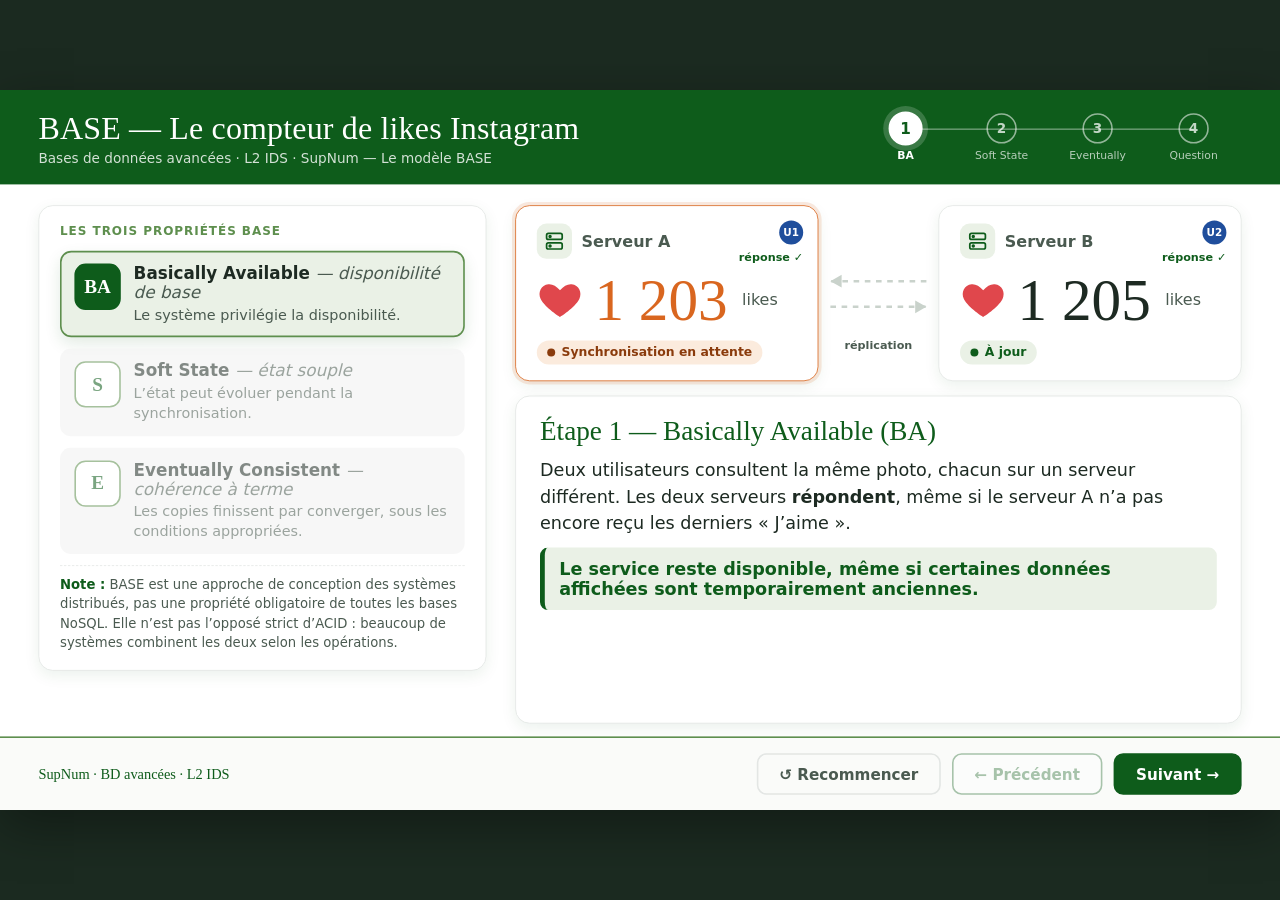
<file: simulations/base.html>
<!DOCTYPE html>
<html lang="fr">
<head>
<script>window.EMBED="base";</script>
<meta charset="utf-8">
<meta name="viewport" content="width=device-width, initial-scale=1">
<title>Simulations ACID et BASE</title>
<style>
  :root{
    --vert:#0E5C1B; --vert-2:#1E7A30; --vert-clair:#5E8F4E; --vert-pale:#EAF1E6;
    --orange:#D9661F; --orange-pale:#FBEBDD; --rouge:#B23A1E;
    --gris:#F2F2F2; --gris-2:#E3E6E4; --texte:#1D2A22; --texte-2:#4A5A50;
    --blanc:#FFFFFF; --code-bg:#0F2417; --code-txt:#E8F2EA;
    --serif:"Palatino Linotype","Book Antiqua",Palatino,"TeX Gyre Pagella",Georgia,serif;
    --sans:"Segoe UI",system-ui,-apple-system,Roboto,"Helvetica Neue",Arial,sans-serif;
    --mono:"Cascadia Code","Cascadia Mono",Consolas,"SFMono-Regular",Menlo,monospace;
  }
  *{box-sizing:border-box;margin:0;padding:0}
  html,body{height:100%;background:#1B2A20;overflow:hidden;font-family:var(--sans);color:var(--texte)}
  /* Scène 16:9 de 1600x900, mise à l'échelle de la fenêtre */
  .stage{position:absolute;left:50%;top:50%;width:1600px;height:900px;transform-origin:center center;
    background:var(--blanc);display:grid;grid-template-rows:118px 1fr 92px;overflow:hidden;
    box-shadow:0 20px 60px rgba(0,0,0,.35)}

  /* ---------- En-tête ---------- */
  header{background:var(--vert);color:#fff;display:flex;align-items:center;justify-content:space-between;padding:0 48px;position:relative}
  header h1{font-family:var(--serif);font-weight:400;font-size:40px;letter-spacing:.2px}
  header .sous{font-size:17px;opacity:.82;margin-top:4px}
  .progress{display:flex;align-items:center;gap:0}
  .pstep{display:flex;flex-direction:column;align-items:center;width:120px;position:relative;cursor:pointer}
  .pstep .dot{width:38px;height:38px;border-radius:50%;border:2px solid rgba(255,255,255,.55);display:grid;place-items:center;
    font-weight:700;font-size:17px;color:rgba(255,255,255,.75);background:transparent;transition:all .35s;z-index:1}
  .pstep .lab{font-size:13.5px;margin-top:6px;color:rgba(255,255,255,.7);transition:color .35s;white-space:nowrap}
  .pstep::before{content:"";position:absolute;top:19px;left:-60px;width:120px;height:2px;background:rgba(255,255,255,.35)}
  .pstep:first-child::before{display:none}
  .pstep.done .dot{background:var(--vert-clair);border-color:var(--vert-clair);color:#fff}
  .pstep.done::before,.pstep.current::before{background:#CFE3C8}
  .pstep.current .dot{background:#fff;border-color:#fff;color:var(--vert);transform:scale(1.12);box-shadow:0 0 0 6px rgba(255,255,255,.18)}
  .pstep.current .lab{color:#fff;font-weight:600}
  .pstep.alert.current .dot{background:var(--orange);border-color:var(--orange);color:#fff;box-shadow:0 0 0 6px rgba(217,102,31,.3)}

  /* ---------- Corps ---------- */
  main{display:grid;grid-template-columns:640px 1fr;gap:36px;padding:26px 48px 16px;position:relative;min-height:0;overflow:hidden}
  .col{display:flex;flex-direction:column;gap:18px;min-height:0}
  .card{background:var(--blanc);border:1px solid var(--gris-2);border-radius:18px;box-shadow:0 6px 18px rgba(14,92,27,.08)}
  .card-title{font-size:15px;font-weight:700;letter-spacing:1.2px;text-transform:uppercase;color:var(--vert-clair);margin-bottom:12px}

  /* Code SQL */
  .code{background:var(--code-bg);border-radius:18px;padding:18px 0;box-shadow:0 10px 26px rgba(0,0,0,.18);position:relative}
  .code .card-title{color:#8FC79A;padding:0 26px}
  .stmt{font-family:var(--mono);font-size:20px;line-height:1.42;color:var(--code-txt);padding:5px 26px 5px 22px;
    border-left:6px solid transparent;position:relative;transition:background .35s,border-color .35s,opacity .35s}
  .stmt + .stmt{margin-top:6px}
  .kw{color:#7FD08F;font-weight:700}
  .str{color:#F3C08A}
  .num{color:#9CC9FF}
  .stmt .tag{position:absolute;right:18px;top:50%;transform:translateY(-50%);font-family:var(--sans);font-size:14px;font-weight:700;
    padding:5px 11px;border-radius:999px;opacity:0;transition:opacity .35s}
  .stmt.active{background:rgba(127,208,143,.16);border-left-color:#7FD08F}
  .stmt.done .tag{opacity:1;background:#2E6B3A;color:#DDF3E1}
  .stmt.provisoire .tag{opacity:1;background:#6B5A1E;color:#FFF0C2}
  .stmt.skipped{opacity:.38}
  .stmt.skipped .tag{opacity:1;background:#4A3A33;color:#F6D3C2}
  .stmt.annule{background:rgba(217,102,31,.14);border-left-color:var(--orange)}
  .stmt.annule .tag{opacity:1;background:var(--orange);color:#fff}
  .stmt.annule .txt{text-decoration:line-through;text-decoration-color:rgba(255,160,110,.85);text-decoration-thickness:2px}

  /* Journal */
  .journal{padding:16px 22px;flex:1;min-height:0;display:flex;flex-direction:column}
  .journal ul{list-style:none;font-family:var(--mono);font-size:15px;display:flex;flex-direction:column;gap:5px;overflow:hidden}
  .journal li{padding:5px 11px;border-radius:9px;background:var(--gris);color:var(--texte-2);animation:slideIn .4s ease}
  .journal li.ok{background:var(--vert-pale);color:var(--vert)}
  .journal li.warn{background:var(--orange-pale);color:#8A3B0C}
  @keyframes slideIn{from{opacity:0;transform:translateX(-14px)}to{opacity:1;transform:none}}

  /* Comptes */
  .accounts{display:grid;grid-template-columns:1fr 1fr;gap:26px}
  .acc{padding:26px 28px 24px;position:relative;overflow:hidden;transition:box-shadow .4s,border-color .4s}
  .acc .who{display:flex;align-items:center;gap:12px;font-size:20px;font-weight:600;color:var(--texte-2)}
  .acc .avatar{width:44px;height:44px;border-radius:50%;display:grid;place-items:center;background:var(--vert-pale);color:var(--vert);font-weight:800;font-size:18px}
  .acc .bal{font-family:var(--serif);font-size:76px;line-height:1;margin-top:18px;color:var(--texte);font-variant-numeric:tabular-nums;transition:color .4s}
  .acc .cur{font-size:26px;color:var(--texte-2);margin-left:8px;font-family:var(--sans)}
  .acc .state{display:inline-block;margin-top:16px;font-size:15px;font-weight:700;padding:6px 13px;border-radius:999px;background:var(--vert-pale);color:var(--vert);transition:all .35s}
  .acc .state.prov{background:#FFF4D6;color:#7A5A00}
  .acc .state.rest{background:var(--vert-pale);color:var(--vert)}
  .acc.flash-debit{border-color:var(--orange);box-shadow:0 0 0 4px rgba(217,102,31,.18),0 6px 18px rgba(14,92,27,.08)}
  .acc.flash-debit .bal{color:var(--orange)}
  .acc.flash-rest{border-color:var(--vert-clair);box-shadow:0 0 0 4px rgba(94,143,78,.25),0 6px 18px rgba(14,92,27,.08)}
  .float{position:absolute;right:26px;top:78px;font-size:30px;font-weight:800;pointer-events:none;opacity:0}
  .float.go-minus{color:var(--orange);animation:floatUp 1.6s ease forwards}
  .float.go-plus{color:var(--vert-2);animation:floatUp 1.6s ease forwards}
  @keyframes floatUp{0%{opacity:0;transform:translateY(16px)}20%{opacity:1}80%{opacity:1}100%{opacity:0;transform:translateY(-30px)}}

  /* Flux d'argent entre les comptes */
  .transfer{position:relative;height:0}
  .coin{position:absolute;width:34px;height:34px;border-radius:50%;background:radial-gradient(circle at 35% 35%,#FFE3A3,#E0A43A);
    box-shadow:0 2px 8px rgba(0,0,0,.3);top:-150px;left:330px;opacity:0;pointer-events:none;z-index:3}
  .coin.run{animation:coinRun 1.3s ease-in-out forwards}
  @keyframes coinRun{0%{opacity:0;transform:translate(0,0) scale(.6)}15%{opacity:1;transform:translate(10px,-10px) scale(1)}
    55%{opacity:1;transform:translate(70px,-50px) scale(1)}80%{opacity:.9;transform:translate(110px,-20px) scale(.9)}100%{opacity:0;transform:translate(120px,10px) scale(.4)}}
  .stuck{position:absolute;top:-64px;left:600px;font-size:15px;font-weight:700;color:var(--orange);background:var(--orange-pale);
    padding:8px 13px;border-radius:999px;opacity:0;transition:opacity .4s;white-space:nowrap}
  .stuck.show{opacity:1}

  /* Explication */
  .explain{padding:26px 30px;flex:1;min-height:0;display:flex;flex-direction:column;gap:14px}
  .explain h2{font-family:var(--serif);font-weight:400;font-size:34px;color:var(--vert)}
  .explain p{font-size:22px;line-height:1.5;color:var(--texte)}
  .explain .note{font-size:19px;color:var(--texte-2);background:var(--gris);border-left:5px solid var(--vert-clair);padding:12px 16px;border-radius:8px}
  .explain .note.warn{border-left-color:var(--orange);background:var(--orange-pale);color:#7A3410}
  .explain.alert h2{color:var(--orange)}
  .fade{animation:fadeIn .45s ease}
  @keyframes fadeIn{from{opacity:0;transform:translateY(8px)}to{opacity:1;transform:none}}

  /* ---------- Panne ---------- */
  #blackout{position:absolute;inset:0;background:rgba(8,14,10,.0);pointer-events:none;transition:background .5s;z-index:5}
  #blackout.on{background:rgba(8,14,10,.42)}
  #flash{position:absolute;inset:0;background:#fff;opacity:0;pointer-events:none;z-index:6}
  #flash.go{animation:flash .9s ease}
  @keyframes flash{0%{opacity:0}8%{opacity:.85}16%{opacity:.1}26%{opacity:.6}40%{opacity:0}100%{opacity:0}}
  #bolt{position:absolute;left:300px;bottom:8px;width:96px;height:96px;opacity:0;z-index:7;pointer-events:none;filter:drop-shadow(0 0 18px rgba(255,170,60,.9))}
  #bolt.show{animation:boltIn .6s ease forwards}
  @keyframes boltIn{0%{opacity:0;transform:scale(.4) rotate(-12deg)}60%{opacity:1;transform:scale(1.12) rotate(4deg)}100%{opacity:1;transform:scale(1) rotate(0)}}
  #alertbar{position:absolute;left:50%;bottom:30px;transform:translate(-50%,20px);z-index:8;opacity:0;transition:all .45s;
    background:var(--orange);color:#fff;font-size:24px;font-weight:700;padding:14px 30px;border-radius:999px;display:flex;gap:14px;align-items:center;
    box-shadow:0 10px 30px rgba(217,102,31,.45);pointer-events:none;white-space:nowrap}
  #alertbar.show{opacity:1;transform:translate(-50%,0)}
  #alertbar .pulse{width:14px;height:14px;border-radius:50%;background:#fff;animation:pulse 1s infinite}
  @keyframes pulse{0%,100%{opacity:1}50%{opacity:.25}}
  .shake{animation:shake .5s ease}
  @keyframes shake{0%,100%{transform:translate(0)}20%{transform:translate(-8px,2px)}40%{transform:translate(7px,-2px)}60%{transform:translate(-5px,1px)}80%{transform:translate(4px,0)}}

  /* ---------- Récupération ---------- */
  #reboot{position:absolute;inset:0;z-index:9;background:rgba(255,255,255,.94);display:none;flex-direction:column;align-items:center;justify-content:center;gap:22px}
  #reboot.show{display:flex;animation:fadeIn .3s ease}
  #reboot .spinner{width:84px;height:84px;border-radius:50%;border:8px solid var(--vert-pale);border-top-color:var(--vert);animation:spin .9s linear infinite}
  @keyframes spin{to{transform:rotate(360deg)}}
  #reboot .t{font-family:var(--serif);font-size:38px;color:var(--vert)}
  #reboot .s{font-size:21px;color:var(--texte-2);font-family:var(--mono)}

  /* ---------- Conclusion ---------- */
  #conclusion{display:none;flex-direction:column;gap:20px}
  #conclusion.show{display:flex}
  .banner{background:linear-gradient(135deg,var(--vert),var(--vert-2));color:#fff;border-radius:20px;padding:24px 32px;display:flex;align-items:center;gap:22px;
    box-shadow:0 12px 28px rgba(14,92,27,.25)}
  .banner .big{font-family:var(--serif);font-size:46px}
  .banner .small{font-size:20px;opacity:.9;margin-top:4px}
  .banner .badge{width:76px;height:76px;border-radius:50%;background:rgba(255,255,255,.16);display:grid;place-items:center;font-size:40px;font-family:var(--serif);flex:none}
  .compare{display:grid;grid-template-columns:1fr 1fr;gap:20px}
  .scen{padding:20px 24px}
  .scen h3{font-size:19px;margin-bottom:12px;display:flex;align-items:center;gap:10px;flex-wrap:wrap}
  .scen h3 .pill{font-size:13.5px;padding:4px 10px;border-radius:999px;font-weight:700;white-space:nowrap}
  .scen.a h3 .pill{background:var(--orange-pale);color:#8A3B0C}
  .scen.b h3 .pill{background:var(--vert-pale);color:var(--vert)}
  .scen .row{display:flex;justify-content:space-between;font-size:20px;padding:6px 0;border-bottom:1px dashed var(--gris-2)}
  .scen .row b{font-family:var(--serif);font-size:26px;font-weight:400}
  .scen .res{margin-top:10px;font-size:17px;color:var(--texte-2)}
  .quiz{padding:20px 24px}
  .quiz .q{font-size:22px;font-weight:600;margin-bottom:14px}
  .opts{display:grid;grid-template-columns:repeat(4,1fr);gap:12px}
  .opt{font:inherit;font-size:20px;padding:13px 10px;border-radius:12px;border:2px solid var(--gris-2);background:#fff;cursor:pointer;transition:all .25s;color:var(--texte)}
  .opt:hover{border-color:var(--vert-clair);background:var(--vert-pale)}
  .opt.good{border-color:var(--vert);background:var(--vert);color:#fff}
  .opt.bad{border-color:var(--orange);background:var(--orange-pale);color:#8A3B0C}
  .feedback{margin-top:12px;font-size:19px;min-height:28px}
  .feedback.good{color:var(--vert)}
  .feedback.bad{color:#8A3B0C}

  /* ---------- Pied ---------- */
  footer{display:flex;align-items:center;justify-content:space-between;padding:0 48px;border-top:2px solid var(--vert-clair);background:#FAFBF9}
  .brand{font-family:var(--serif);color:var(--vert);font-size:18px}
  .btns{display:flex;gap:14px;align-items:center}
  .btn{font:inherit;font-size:19px;font-weight:600;padding:13px 26px;border-radius:12px;border:2px solid var(--vert);cursor:pointer;transition:all .2s;
    display:flex;align-items:center;gap:10px}
  .btn.prim{background:var(--vert);color:#fff}
  .btn.prim:hover{background:var(--vert-2)}
  .btn.sec{background:#fff;color:var(--vert)}
  .btn.sec:hover{background:var(--vert-pale)}
  .btn.ghost{background:transparent;border-color:var(--gris-2);color:var(--texte-2)}
  .btn.ghost:hover{border-color:var(--vert-clair);color:var(--vert)}
  .btn:disabled{opacity:.35;cursor:default}
  .hint{font-size:15px;color:var(--texte-2)}
  .hidden{display:none !important}

  /* ================= Onglets ================= */
  .stage.off{display:none}
  .tabs{display:flex;gap:6px;background:#EEF2EC;padding:5px;border-radius:12px}
  .tab{font:inherit;font-size:16px;font-weight:600;padding:9px 16px;border-radius:9px;border:0;background:transparent;color:var(--texte-2);cursor:pointer;transition:all .2s;white-space:nowrap}
  .tab:hover{color:var(--vert)}
  .tab.on{background:var(--vert);color:#fff;box-shadow:0 4px 10px rgba(14,92,27,.25)}

  /* ================= Simulation BASE ================= */
  #baseStage main{grid-template-columns:560px 1fr}
  .props{padding:22px 26px;display:flex;flex-direction:column;gap:14px}
  .prop{display:flex;gap:16px;align-items:flex-start;padding:14px 16px;border-radius:14px;border:2px solid transparent;background:var(--gris);transition:all .4s;opacity:.55}
  .prop .lt{flex:none;width:58px;height:58px;border-radius:14px;background:#fff;border:2px solid var(--vert-clair);display:grid;place-items:center;
    font-family:var(--serif);font-size:24px;color:var(--vert);font-weight:700;transition:all .4s}
  .prop h4{font-size:21px;color:var(--texte)}
  .prop h4 i{font-weight:400;color:var(--texte-2)}
  .prop p{font-size:18px;color:var(--texte-2);margin-top:3px;line-height:1.4}
  .prop.cur{opacity:1;background:var(--vert-pale);border-color:var(--vert-clair);box-shadow:0 8px 20px rgba(14,92,27,.12)}
  .prop.cur .lt{background:var(--vert);color:#fff;border-color:var(--vert)}
  .prop.seen{opacity:1}
  .bnote{font-size:16.5px;color:var(--texte-2);border-top:1px dashed var(--gris-2);padding-top:12px;line-height:1.45}
  .bnote b{color:var(--vert)}

  .servers{display:grid;grid-template-columns:1fr 150px 1fr;align-items:center;gap:0}
  .srv{padding:22px 26px 20px;text-align:left;position:relative;transition:border-color .4s,box-shadow .4s}
  .srv .sh{display:flex;align-items:center;gap:12px;font-size:20px;font-weight:600;color:var(--texte-2)}
  .srv .sh .ic{width:44px;height:44px;border-radius:12px;background:var(--vert-pale);display:grid;place-items:center}
  .srv .cnt{display:flex;align-items:center;gap:14px;margin-top:14px}
  .srv .heart{width:58px;height:58px;flex:none}
  .srv .heart path{fill:#E0474C}
  .srv .heart.beat{animation:beat .6s ease}
  @keyframes beat{0%{transform:scale(1)}30%{transform:scale(1.25)}60%{transform:scale(.95)}100%{transform:scale(1)}}
  .srv .n{font-family:var(--serif);font-size:74px;line-height:1;font-variant-numeric:tabular-nums;transition:color .4s}
  .srv .lk{font-size:20px;color:var(--texte-2);margin-left:4px}
  .sync-st{display:inline-flex;align-items:center;gap:8px;margin-top:14px;font-size:15.5px;font-weight:700;padding:6px 13px;border-radius:999px;transition:all .35s}
  .sync-st .d{width:10px;height:10px;border-radius:50%;background:currentColor}
  .sync-st.wait{background:var(--orange-pale);color:#8A3B0C}
  .sync-st.wait .d{animation:pulse 1s infinite}
  .sync-st.ok{background:var(--vert-pale);color:var(--vert)}
  .srv.diff{border-color:var(--orange);box-shadow:0 0 0 4px rgba(217,102,31,.14),0 6px 18px rgba(14,92,27,.08)}
  .srv.diff .n{color:var(--orange)}
  .srv.same{border-color:var(--vert-clair);box-shadow:0 0 0 5px rgba(94,143,78,.22),0 6px 18px rgba(14,92,27,.08)}
  .srv .users{position:absolute;right:18px;top:18px;display:flex;gap:6px}
  .srv .u{width:30px;height:30px;border-radius:50%;background:var(--bleu,#1F4E9C);color:#fff;font-size:13px;font-weight:700;display:grid;place-items:center;opacity:0;transform:translateY(-6px)}
  .srv .u.on{animation:uIn .5s ease forwards}
  @keyframes uIn{to{opacity:1;transform:none}}
  .srv .ans{position:absolute;right:18px;top:56px;font-size:14px;font-weight:700;color:var(--vert);opacity:0;transition:opacity .4s}
  .srv .ans.on{opacity:1}

  .link{position:relative;height:150px}
  .link svg{width:150px;height:150px}
  .link .ln{stroke:#C9D2CB;stroke-width:3;stroke-dasharray:7 7;fill:none}
  .link .ah{fill:#C9D2CB}
  .link.run .ln{stroke:var(--orange);animation:dash 0.8s linear infinite}
  .link.run .ah{fill:var(--orange)}
  .link.done .ln{stroke:var(--vert-clair);stroke-dasharray:none}
  .link.done .ah{fill:var(--vert-clair)}
  @keyframes dash{to{stroke-dashoffset:-28}}
  .pkt{opacity:0}
  .link.run .pkt{animation:pkt 1.4s ease-in-out infinite}
  .link.run .pkt.p2{animation-delay:.7s}
  @keyframes pkt{0%{opacity:0;transform:translateX(0)}15%{opacity:1}85%{opacity:1}100%{opacity:0;transform:translateX(-96px)}}
  .link .lab{position:absolute;left:0;right:0;bottom:2px;text-align:center;font-size:14px;font-weight:700;color:var(--texte-2)}
  .link.run .lab{color:var(--orange)}
  .link.done .lab{color:var(--vert)}

  .bexplain{padding:24px 30px;display:flex;flex-direction:column;gap:14px;flex:1;min-height:0}
  .bexplain h2{font-family:var(--serif);font-weight:400;font-size:34px;color:var(--vert)}
  .bexplain p{font-size:22px;line-height:1.5}
  .msg{font-size:22px;font-weight:600;color:var(--vert);background:var(--vert-pale);border-left:6px solid var(--vert);padding:14px 18px;border-radius:10px}
  .msg.w{color:#8A3B0C;background:var(--orange-pale);border-left-color:var(--orange)}
  .syncbtn{align-self:flex-start;font:inherit;font-size:21px;font-weight:700;padding:14px 26px;border-radius:14px;border:0;cursor:pointer;
    background:linear-gradient(135deg,var(--orange),#E9843F);color:#fff;box-shadow:0 10px 22px rgba(217,102,31,.35);display:flex;align-items:center;gap:12px;transition:transform .15s}
  .syncbtn:hover{transform:translateY(-2px)}
  .syncbtn.ok{background:linear-gradient(135deg,var(--vert),var(--vert-2));box-shadow:0 10px 22px rgba(14,92,27,.3)}
  .syncbtn .sp{display:inline-block}
  .syncbtn.busy .sp{animation:spin .9s linear infinite}
  .confirm{font-size:22px;font-weight:700;color:var(--vert);display:flex;align-items:center;gap:12px;opacity:0;transform:translateY(8px);transition:all .45s}
  .confirm.on{opacity:1;transform:none}
  .confirm .ck{width:38px;height:38px;border-radius:50%;background:var(--vert);color:#fff;display:grid;place-items:center;font-size:22px}
  .bquiz{padding:24px 30px;flex:1}
  .bquiz .q{font-size:24px;font-weight:600;line-height:1.4;margin-bottom:18px}
  .bopts{display:flex;flex-direction:column;gap:12px}
  .bopt{font:inherit;font-size:21px;text-align:left;padding:14px 18px;border-radius:12px;border:2px solid var(--gris-2);background:#fff;cursor:pointer;transition:all .25s;color:var(--texte)}
  .bopt:hover{border-color:var(--vert-clair);background:var(--vert-pale)}
  .bopt.good{border-color:var(--vert);background:var(--vert);color:#fff}
  .bopt.bad{border-color:var(--orange);background:var(--orange-pale);color:#8A3B0C}
  .bfeed{margin-top:14px;font-size:20px;line-height:1.45;min-height:30px}
  .bfeed.good{color:var(--vert)} .bfeed.bad{color:#8A3B0C}
</style>
</head>
<body>
<div class="stage" id="stage">
  <!-- ======= En-tête ======= -->
  <header>
    <div>
      <h1>Le virement interrompu, pas à pas</h1>
      <div class="sous">Bases de données avancées · L2 IDS · SupNum — Propriété d’atomicité (ACID)</div>
    </div>
    <nav class="progress" id="progress"></nav>
  </header>

  <!-- ======= Corps ======= -->
  <main id="main">
    <div class="col">
      <div class="code" id="code">
        <div class="card-title">La transaction SQL</div>
        <div class="stmt" data-k="start"><span class="txt"><span class="kw">START TRANSACTION</span>;</span><span class="tag"></span></div>
        <div class="stmt" data-k="u1"><span class="txt"><span class="kw">UPDATE</span> compte<br><span class="kw">SET</span> solde = solde - <span class="num">5000</span><br><span class="kw">WHERE</span> titulaire = <span class="str">'vous'</span>;</span><span class="tag"></span></div>
        <div class="stmt" data-k="u2"><span class="txt"><span class="kw">UPDATE</span> compte<br><span class="kw">SET</span> solde = solde + <span class="num">5000</span><br><span class="kw">WHERE</span> titulaire = <span class="str">'ami'</span>;</span><span class="tag"></span></div>
        <div class="stmt" data-k="commit"><span class="txt"><span class="kw">COMMIT</span>;</span><span class="tag"></span></div>
      </div>
      <div class="card journal">
        <div class="card-title">Journal des transactions du SGBD</div>
        <ul id="journal"></ul>
      </div>
    </div>

    <div class="col" id="right">
      <div id="live" class="col" style="gap:22px">
        <div class="accounts">
          <div class="card acc" id="accA">
            <div class="who"><div class="avatar">V</div>Votre compte</div>
            <div><span class="bal" id="balA">20 000</span><span class="cur">MRU</span></div>
            <span class="state" id="stA">Solde validé</span>
            <div class="float" id="fA"></div>
          </div>
          <div class="card acc" id="accB">
            <div class="who"><div class="avatar">A</div>Compte de votre ami</div>
            <div><span class="bal" id="balB">3 000</span><span class="cur">MRU</span></div>
            <span class="state" id="stB">Solde validé</span>
            <div class="float" id="fB"></div>
          </div>
        </div>
        <div class="transfer"><div class="coin" id="coin"></div><div class="stuck" id="stuck">Crédit jamais exécuté</div></div>
        <div class="card explain" id="explain"></div>
      </div>

      <div id="conclusion">
        <div class="banner">
          <div class="badge">A</div>
          <div><div class="big">Atomicité : tout ou rien</div>
            <div class="small">Les deux UPDATE forment un bloc : soit ils sont validés ensemble par COMMIT, soit aucune modification n’est conservée.</div></div>
        </div>
        <div class="compare">
          <div class="card scen a">
            <h3>Panne avant COMMIT <span class="pill">RIEN n’est conservé</span></h3>
            <div class="row"><span>Votre compte</span><b>20 000 MRU</b></div>
            <div class="row"><span>Compte de l’ami</span><b>3 000 MRU</b></div>
            <div class="res">Retour à l’état initial : total 23 000 MRU.</div>
          </div>
          <div class="card scen b">
            <h3>COMMIT exécuté <span class="pill">TOUT est conservé</span></h3>
            <div class="row"><span>Votre compte</span><b>15 000 MRU</b></div>
            <div class="row"><span>Compte de l’ami</span><b>8 000 MRU</b></div>
            <div class="res">Virement complet : total toujours 23 000 MRU.</div>
          </div>
        </div>
        <div class="card quiz">
          <div class="q">Question : quelle propriété ACID vient d’être illustrée ?</div>
          <div class="opts" id="opts">
            <button class="opt" data-ok="1">Atomicité</button>
            <button class="opt" data-ok="0" data-why="La cohérence est bien préservée (le total reste 23 000 MRU), mais c’est l’atomicité qui a annulé l’opération incomplète.">Cohérence</button>
            <button class="opt" data-ok="0" data-why="L’isolation concerne les transactions simultanées. Ici, une seule transaction est en jeu.">Isolation</button>
            <button class="opt" data-ok="0" data-why="La durabilité concerne une transaction déjà validée par COMMIT. Ici, le COMMIT n’a jamais eu lieu.">Durabilité</button>
          </div>
          <div class="feedback" id="feedback"></div>
        </div>
      </div>
    </div>

    <div id="blackout"></div>
    <div id="flash"></div>
    <svg id="bolt" viewBox="0 0 100 100" aria-hidden="true">
      <path d="M58 4 L22 56 L46 56 L36 96 L80 38 L54 38 L66 4 Z" fill="#F7B43A" stroke="#D9661F" stroke-width="3" stroke-linejoin="round"/>
    </svg>
    <div id="alertbar"><span class="pulse"></span>Coupure de courant — transaction interrompue avant validation</div>
    <div id="reboot"><div class="spinner"></div><div class="t">Redémarrage du SGBD…</div><div class="s" id="rebootTxt">Lecture du journal des transactions</div></div>
  </main>

  <!-- ======= Pied ======= -->
  <footer>
    <div class="tabs"><button class="tab" data-sim="acid">ACID — Virement bancaire</button><button class="tab" data-sim="base">BASE — Compteur de likes</button></div>
    <div class="hint">Flèches ← → ou Espace · F : plein écran</div>
    <div class="btns">
      <button class="btn ghost" id="restart">↺ Recommencer</button>
      <button class="btn sec" id="prev">← Précédent</button>
      <button class="btn prim" id="next">Suivant →</button>
    </div>
  </footer>
</div>

<script>
(function(){
  "use strict";
  const STEPS = [
    {lab:"Début"},{lab:"Débit"},{lab:"Panne",alert:true},{lab:"Récupération"},{lab:"Conclusion"}
  ];
  const $ = id => document.getElementById(id);
  const stage = $("stage");
  let step = 0;            // 0..4
  let timers = [];
  const disp = {A:20000, B:3000};   // valeurs affichées

  /* ---------- Mise à l'échelle 16:9 ---------- */
  /* mise à l'échelle gérée globalement (voir onglets) */

  /* ---------- Barre de progression ---------- */
  const prog = $("progress");
  STEPS.forEach((s,i)=>{
    const d = document.createElement("div");
    d.className = "pstep"+(s.alert?" alert":"");
    d.innerHTML = '<div class="dot">'+(i+1)+'</div><div class="lab">'+s.lab+'</div>';
    d.addEventListener("click", ()=>go(i, i>step));
    prog.appendChild(d);
  });

  /* ---------- Outils ---------- */
  const fmt = n => n.toLocaleString("fr-FR").replace(/ | /g," ");
  function later(fn, ms){ const t=setTimeout(fn,ms); timers.push(t); return t; }
  function clearTimers(){ timers.forEach(clearTimeout); timers=[]; animTokens.A++; animTokens.B++; }
  const animTokens = {A:0,B:0};
  function setBal(who, val){ disp[who]=val; $("bal"+who).textContent = fmt(val); }
  function animBal(who, to, ms){
    const from = disp[who], tok = ++animTokens[who], t0 = performance.now();
    function frame(t){
      if(tok!==animTokens[who]) return;
      const k = Math.min(1,(t-t0)/ms), e = k<.5 ? 2*k*k : 1-Math.pow(-2*k+2,2)/2;
      const v = Math.round((from+(to-from)*e)/10)*10;
      disp[who]=v; $("bal"+who).textContent = fmt(v);
      if(k<1) requestAnimationFrame(frame); else setBal(who,to);
    }
    requestAnimationFrame(frame);
  }
  function floatTxt(id, txt, cls){
    const el=$(id); el.className="float"; void el.offsetWidth; el.textContent=txt; el.className="float "+cls;
  }
  function stmtState(map){
    document.querySelectorAll(".stmt").forEach(el=>{
      const k = el.dataset.k, st = map[k] || "";
      el.className = "stmt"+(st?" "+st.split(":")[0]:"");
      el.querySelector(".tag").textContent = st.includes(":") ? st.split(":")[1] : "";
    });
  }
  function journal(lines){
    const ul=$("journal"); ul.innerHTML="";
    lines.forEach(([txt,cls])=>{ const li=document.createElement("li"); li.textContent=txt; if(cls) li.className=cls; ul.appendChild(li); });
  }
  function explain(html, alert){
    const ex=$("explain"); ex.className="card explain fade"+(alert?" alert":""); ex.innerHTML=html;
  }
  function accState(a,b){
    const set=(id,[txt,cls])=>{ const el=$(id); el.textContent=txt; el.className="state"+(cls?" "+cls:""); };
    set("stA",a); set("stB",b);
  }
  function resetFx(){
    ["accA","accB"].forEach(id=>$(id).classList.remove("flash-debit","flash-rest"));
    $("blackout").classList.remove("on"); $("bolt").classList.remove("show"); $("alertbar").classList.remove("show");
    $("reboot").classList.remove("show"); $("coin").classList.remove("run"); $("stuck").classList.remove("show");
    $("fA").className="float"; $("fB").className="float";
  }

  /* ---------- Étapes ---------- */
  const J_START = ["T1 · START TRANSACTION",""];
  const J_U1 = ["T1 · UPDATE vous : 20 000 → 15 000 (non validé)",""];
  const J_PANNE = ["⚡ Panne : T1 interrompue, aucun COMMIT","warn"];
  const J_REC = ["Récupération : T1 sans COMMIT → annulation (ROLLBACK)","ok"];
  const J_REST = ["T1 · vous : 15 000 → 20 000 (restauré)","ok"];

  function render(i, animate){
    clearTimers(); resetFx();
    const live=$("live"), concl=$("conclusion");
    live.classList.toggle("hidden", i===4); concl.classList.toggle("show", i===4);

    if(i===0){
      setBal("A",20000); setBal("B",3000);
      stmtState({start:"active"});
      accState(["Solde validé",""],["Solde validé",""]);
      journal([J_START]);
      explain('<h2>Étape 1 — La transaction commence</h2>'+
        '<p><b>START TRANSACTION</b> ouvre un bloc d’opérations qui devront réussir ou échouer <b>ensemble</b>.</p>'+
        '<p>Aucun solde n’a encore été modifié : vous avez <b>20 000 MRU</b>, votre ami <b>3 000 MRU</b>.</p>'+
        '<div class="note">Total des deux comptes : 23 000 MRU. Ce total devra être le même à la fin.</div>');
    }
    if(i===1){
      stmtState({start:"done:exécuté", u1:"active provisoire:provisoire"});
      accState(["Modification provisoire","prov"],["Solde validé",""]);
      journal([J_START,J_U1]);
      if(animate){ setBal("A",20000); $("accA").classList.add("flash-debit"); floatTxt("fA","− 5 000","go-minus");
        later(()=>{ $("coin").classList.add("run"); },150); animBal("A",15000,1200);
        later(()=>$("accA").classList.remove("flash-debit"),1800);
      } else setBal("A",15000);
      setBal("B",3000);
      explain('<h2>Étape 2 — Débit de votre compte</h2>'+
        '<p>Le premier <b>UPDATE</b> s’exécute : votre solde passe de 20 000 à <b>15 000 MRU</b>. Le compte de l’ami reste à 3 000 MRU.</p>'+
        '<div class="note warn">Instruction exécutée ≠ transaction validée. Tant qu’il n’y a pas de <b>COMMIT</b>, cette modification est <b>provisoire</b> : les autres utilisateurs voient toujours l’ancien solde et le SGBD peut l’annuler.</div>');
    }
    if(i===2){
      setBal("A",15000); setBal("B",3000);
      stmtState({start:"done:exécuté", u1:"provisoire:provisoire", u2:"skipped:non exécuté", commit:"skipped:non exécuté"});
      accState(["Modification provisoire","prov"],["Solde validé",""]);
      journal([J_START,J_U1,J_PANNE]);
      $("stuck").classList.add("show");
      if(animate){
        $("flash").classList.remove("go"); void $("flash").offsetWidth; $("flash").classList.add("go");
        stage.classList.remove("shake"); void stage.offsetWidth; stage.classList.add("shake");
        later(()=>stage.classList.remove("shake"),600);
      }
      $("blackout").classList.add("on"); $("bolt").classList.add("show");
      later(()=>$("alertbar").classList.add("show"), animate?350:0);
      explain('<h2>Étape 3 — Coupure de courant !</h2>'+
        '<p>Le serveur s’arrête brutalement. Le deuxième <b>UPDATE</b> (crédit de l’ami) et le <b>COMMIT</b> ne sont <b>jamais exécutés</b>.</p>'+
        '<div class="note warn"><b>Transaction interrompue avant validation.</b> Votre compte est débité, celui de l’ami n’est pas crédité : 5 000 MRU semblent avoir disparu.</div>', true);
    }
    if(i===3){
      setBal("B",3000);
      stmtState({start:"done:exécuté", u1:"annule:annulé (ROLLBACK)", u2:"skipped:non exécuté", commit:"skipped:non exécuté"});
      const finish = ()=>{
        accState(["Solde restauré","rest"],["Solde inchangé",""]);
        journal([J_START,J_U1,J_PANNE,J_REC,J_REST]);
        $("accA").classList.add("flash-rest");
      };
      explain('<h2>Étape 4 — Récupération après la panne</h2>'+
        '<p>Au redémarrage, le SGBD relit son <b>journal des transactions</b>. La transaction T1 n’a pas de COMMIT : il <b>annule</b> ses modifications (<b>ROLLBACK</b>).</p>'+
        '<p>Votre solde revient à <b>20 000 MRU</b>. Le compte de l’ami reste à <b>3 000 MRU</b>.</p>'+
        '<div class="note">Rien n’a été perdu : le système revient à l’état d’avant la transaction. Total : 23 000 MRU.</div>');
      if(animate){
        setBal("A",15000); accState(["Modification provisoire","prov"],["Solde validé",""]);
        journal([J_START,J_U1,J_PANNE]);
        $("reboot").classList.add("show"); $("rebootTxt").textContent="Lecture du journal des transactions…";
        later(()=>{ $("rebootTxt").textContent="T1 : aucun COMMIT trouvé → annulation"; },1100);
        later(()=>{ $("reboot").classList.remove("show"); floatTxt("fA","+ 5 000","go-plus"); animBal("A",20000,1200); finish(); },2200);
      } else { setBal("A",20000); finish(); }
    }
    if(i===4){
      setBal("A",20000); setBal("B",3000);
      stmtState({start:"done:exécuté", u1:"annule:annulé (ROLLBACK)", u2:"skipped:non exécuté", commit:"skipped:non exécuté"});
      journal([J_START,J_U1,J_PANNE,J_REC,J_REST]);
      resetQuiz();
    }

    // barre de progression et boutons
    [...prog.children].forEach((d,k)=>{ d.className="pstep"+(STEPS[k].alert?" alert":"")+(k<i?" done":"")+(k===i?" current":""); });
    $("prev").disabled = i===0; $("next").disabled = i===4;
  }

  function go(i, animate){ if(i<0||i>4) return; step=i; render(step, animate); }

  /* ---------- Question finale ---------- */
  function resetQuiz(){
    document.querySelectorAll(".opt").forEach(b=>b.className="opt");
    const f=$("feedback"); f.textContent=""; f.className="feedback";
  }
  document.querySelectorAll(".opt").forEach(b=>b.addEventListener("click",()=>{
    const f=$("feedback");
    if(b.dataset.ok==="1"){
      document.querySelectorAll(".opt").forEach(o=>{ if(o!==b) o.className="opt"; });
      b.className="opt good"; f.className="feedback good";
      f.textContent="Bravo ! L’atomicité garantit qu’une transaction s’exécute entièrement ou pas du tout.";
    } else { b.className="opt bad"; f.className="feedback bad"; f.textContent="Pas tout à fait. "+b.dataset.why; }
  }));

  /* ---------- Navigation ---------- */
  $("next").addEventListener("click",()=>go(step+1,true));
  $("prev").addEventListener("click",()=>go(step-1,false));
  $("restart").addEventListener("click",()=>go(0,false));
  document.addEventListener("keydown",e=>{
    if(window.SIM&&window.SIM!=="acid") return;
    if(e.key==="ArrowRight"||e.key===" "||e.key==="PageDown"){ e.preventDefault(); go(step+1,true); }
    else if(e.key==="ArrowLeft"||e.key==="PageUp"){ e.preventDefault(); go(step-1,false); }
    else if(e.key==="Home"){ go(0,false); }
    else if(e.key==="f"||e.key==="F"){
      if(!document.fullscreenElement) document.documentElement.requestFullscreen && document.documentElement.requestFullscreen();
      else document.exitFullscreen && document.exitFullscreen();
    }
  });

  window.acidAPI={next(){if(step>=4)return false;go(step+1,true);return true;},prev(){if(step<=0)return false;go(step-1,false);return true;},reset(){go(0,false);},last(){go(4,false);}};
  render(0,false);
})();
</script>

<div class="stage off" id="baseStage">
  <header>
    <div>
      <h1>BASE — Le compteur de likes Instagram</h1>
      <div class="sous">Bases de données avancées · L2 IDS · SupNum — Le modèle BASE</div>
    </div>
    <nav class="progress" id="bProgress"></nav>
  </header>
  <main>
    <div class="col">
      <div class="card props">
        <div class="card-title" style="margin-bottom:2px">Les trois propriétés BASE</div>
        <div class="prop" data-p="0"><div class="lt">BA</div><div><h4>Basically Available <i>— disponibilité de base</i></h4><p>Le système privilégie la disponibilité.</p></div></div>
        <div class="prop" data-p="1"><div class="lt">S</div><div><h4>Soft State <i>— état souple</i></h4><p>L’état peut évoluer pendant la synchronisation.</p></div></div>
        <div class="prop" data-p="2"><div class="lt">E</div><div><h4>Eventually Consistent <i>— cohérence à terme</i></h4><p>Les copies finissent par converger, sous les conditions appropriées.</p></div></div>
        <div class="bnote"><b>Note :</b> BASE est une approche de conception des systèmes distribués, pas une propriété obligatoire de toutes les bases NoSQL. Elle n’est pas l’opposé strict d’ACID : beaucoup de systèmes combinent les deux selon les opérations.</div>
      </div>
    </div>
    <div class="col">
      <div class="servers">
        <div class="card srv" id="srvA">
          <div class="sh"><span class="ic"><svg width="26" height="26" viewBox="0 0 24 24" fill="none" stroke="#0E5C1B" stroke-width="2"><rect x="3" y="3" width="18" height="7" rx="2"/><rect x="3" y="14" width="18" height="7" rx="2"/><circle cx="7" cy="6.5" r="1" fill="#0E5C1B"/><circle cx="7" cy="17.5" r="1" fill="#0E5C1B"/></svg></span>Serveur A</div>
          <div class="users"><span class="u">U1</span></div><div class="ans">réponse ✓</div>
          <div class="cnt"><svg class="heart" viewBox="0 0 24 24"><path d="M12 21s-7.5-4.6-10-9.3C.4 8.4 2.2 4.5 6 4.1c2.2-.2 4 1 6 3.1 2-2.1 3.8-3.3 6-3.1 3.8.4 5.6 4.3 4 7.6C19.5 16.4 12 21 12 21z"/></svg><span class="n" id="nA">1 203</span><span class="lk">likes</span></div>
          <span class="sync-st wait" id="stSA"><span class="d"></span><span class="t">Synchronisation en attente</span></span>
        </div>
        <div class="link" id="bLink">
          <svg viewBox="0 0 150 150">
            <path class="ln" d="M135 60 H15"/><path class="ah" d="M15 60 l14 -8 v16 z"/>
            <path class="ln" d="M15 92 H135"/><path class="ah" d="M135 92 l-14 -8 v16 z"/>
            <circle class="pkt" cx="123" cy="60" r="7" fill="#D9661F"/><circle class="pkt p2" cx="123" cy="60" r="7" fill="#D9661F"/>
          </svg>
          <div class="lab" id="bLinkLab">réplication</div>
        </div>
        <div class="card srv" id="srvB">
          <div class="sh"><span class="ic"><svg width="26" height="26" viewBox="0 0 24 24" fill="none" stroke="#0E5C1B" stroke-width="2"><rect x="3" y="3" width="18" height="7" rx="2"/><rect x="3" y="14" width="18" height="7" rx="2"/><circle cx="7" cy="6.5" r="1" fill="#0E5C1B"/><circle cx="7" cy="17.5" r="1" fill="#0E5C1B"/></svg></span>Serveur B</div>
          <div class="users"><span class="u">U2</span></div><div class="ans">réponse ✓</div>
          <div class="cnt"><svg class="heart" viewBox="0 0 24 24"><path d="M12 21s-7.5-4.6-10-9.3C.4 8.4 2.2 4.5 6 4.1c2.2-.2 4 1 6 3.1 2-2.1 3.8-3.3 6-3.1 3.8.4 5.6 4.3 4 7.6C19.5 16.4 12 21 12 21z"/></svg><span class="n" id="nB">1 205</span><span class="lk">likes</span></div>
          <span class="sync-st wait" id="stSB"><span class="d"></span><span class="t">Synchronisation en attente</span></span>
        </div>
      </div>
      <div class="card bexplain fade" id="bExplain"></div>
      <div class="card bquiz hidden" id="bQuiz">
        <div class="q">Question : deux serveurs affichent temporairement des nombres de likes différents. Est-ce nécessairement une erreur ?</div>
        <div class="bopts">
          <button class="bopt" data-ok="0" data-why="Pas forcément : dans un système à cohérence éventuelle, un écart temporaire entre copies est prévu, le temps que les mises à jour se propagent.">Oui, c’est forcément une erreur : les deux serveurs devraient toujours afficher la même valeur.</button>
          <button class="bopt" data-ok="1">Non, cela peut être normal dans un système à cohérence éventuelle.</button>
          <button class="bopt" data-ok="0" data-why="Arrêter le service irait à l’encontre de la disponibilité recherchée : on préfère continuer à répondre, puis laisser les copies converger.">Oui, il faut arrêter le service jusqu’à ce que les serveurs soient d’accord.</button>
        </div>
        <div class="bfeed" id="bFeed"></div>
      </div>
    </div>
  </main>
  <footer>
    <div class="tabs"><button class="tab" data-sim="acid">ACID — Virement bancaire</button><button class="tab" data-sim="base">BASE — Compteur de likes</button></div>
    <div class="hint">Flèches ← → ou Espace · F : plein écran</div>
    <div class="btns">
      <button class="btn ghost" id="bRestart">↺ Recommencer</button>
      <button class="btn sec" id="bPrev">← Précédent</button>
      <button class="btn prim" id="bNext">Suivant →</button>
    </div>
  </footer>
</div>

<script>
/* ================= Simulation BASE ================= */
(function(){
  "use strict";
  const $=id=>document.getElementById(id);
  const ST=[{lab:"BA"},{lab:"Soft State"},{lab:"Eventually"},{lab:"Question"}];
  let step=0, synced=false, tok=0, timers=[];
  const fmt=n=>n.toLocaleString("fr-FR").replace(/ | /g," ");
  const prog=$("bProgress");
  ST.forEach((s,i)=>{const d=document.createElement("div");d.className="pstep";d.innerHTML='<div class="dot">'+(i+1)+'</div><div class="lab">'+s.lab+'</div>';
    d.addEventListener("click",()=>go(i));prog.appendChild(d);});
  function later(f,ms){timers.push(setTimeout(f,ms));}
  function setN(id,v){$(id).textContent=fmt(v);$(id).dataset.v=v;}
  function animN(id,to,ms,cb){const from=+$(id).dataset.v,t0=performance.now(),k=++tok;
    (function f(t){if(k!==tok)return;const p=Math.min(1,(t-t0)/ms);const v=Math.round(from+(to-from)*p);
      if(String(v)!==$(id).dataset.v){setN(id,v);const h=$(id).parentNode.querySelector(".heart");h.classList.remove("beat");void h.getBoundingClientRect();h.classList.add("beat");}
      if(p<1)requestAnimationFrame(f);else{setN(id,to);cb&&cb();}})(performance.now());}
  function st(id,ok,txt){const e=$(id);e.className="sync-st "+(ok?"ok":"wait");e.querySelector(".t").textContent=txt;}
  function link(mode,lab){const l=$("bLink");l.className="link"+(mode?" "+mode:"");$("bLinkLab").textContent=lab;}
  function props(i){document.querySelectorAll(".prop").forEach(p=>{const k=+p.dataset.p;p.className="prop"+(k===i?" cur":(k<i||i>=3?" seen":""));});}
  function users(on){document.querySelectorAll("#baseStage .u").forEach((u,k)=>{u.classList.remove("on");if(on)later(()=>u.classList.add("on"),200+k*250);});
    document.querySelectorAll("#baseStage .ans").forEach((a,k)=>{a.classList.remove("on");if(on)later(()=>a.classList.add("on"),700+k*250);});}
  function explain(html){const e=$("bExplain");e.classList.remove("hidden");e.className="card bexplain fade";void e.offsetWidth;e.innerHTML=html;}

  function render(){
    timers.forEach(clearTimeout);timers=[];tok++;
    const A=$("srvA"),B=$("srvB");
    $("bQuiz").classList.add("hidden");$("bExplain").classList.remove("hidden");
    props(step); users(false);
    A.className="card srv";B.className="card srv";
    setN("nB",1205);
    if(step===0){
      synced=false; setN("nA",1203); A.classList.add("diff");
      st("stSA",false,"Synchronisation en attente"); st("stSB",true,"À jour");
      link("","réplication"); users(true);
      explain('<h2>Étape 1 — Basically Available (BA)</h2>'+
        '<p>Deux utilisateurs consultent la même photo, chacun sur un serveur différent. Les deux serveurs <b>répondent</b>, même si le serveur A n’a pas encore reçu les derniers « J’aime ».</p>'+
        '<div class="msg">Le service reste disponible, même si certaines données affichées sont temporairement anciennes.</div>');
    }
    if(step===1){
      synced=false; setN("nA",1203); A.classList.add("diff"); B.classList.add("diff");
      st("stSA",false,"Mise à jour en cours de réception"); st("stSB",false,"Synchronisation en attente");
      link("run","propagation des mises à jour");
      explain('<h2>Étape 2 — Soft State (S)</h2>'+
        '<p>Au même instant, le serveur A affiche <b>1 203</b> likes et le serveur B <b>1 205</b>. Les mises à jour circulent entre les serveurs.</p>'+
        '<p>L’état du serveur A va changer <b>sans qu’aucun utilisateur n’agisse</b> : il suffit qu’il reçoive les mises à jour du serveur B.</p>'+
        '<div class="msg w">Les données peuvent évoluer pendant la synchronisation.</div>');
    }
    if(step===2){
      explain('<h2>Étape 3 — Eventually Consistent (E)</h2>'+
        '<p>Si plus aucun « J’aime » n’arrive et que la synchronisation fonctionne, les deux copies finissent par afficher la même valeur.</p>'+
        '<button class="syncbtn" id="syncBtn"><span class="sp">⟳</span><span class="lb">Synchroniser les serveurs</span></button>'+
        '<div class="confirm" id="confirm"><span class="ck">✓</span>Les deux copies sont maintenant synchronisées.</div>'+
        '<div class="msg" id="msgE" style="opacity:.0;transition:opacity .5s">Si les mises à jour cessent et que la synchronisation fonctionne, toutes les copies finissent par converger.</div>');
      $("syncBtn").addEventListener("click",doSync);
      if(synced) showSynced(false); else {
        setN("nA",1203); A.classList.add("diff"); B.classList.add("diff");
        st("stSA",false,"Synchronisation en attente"); st("stSB",false,"Synchronisation en attente"); link("","réplication");
      }
    }
    if(step===3){
      showSynced(false);
      $("bExplain").classList.add("hidden"); $("bQuiz").classList.remove("hidden");
      document.querySelectorAll(".bopt").forEach(b=>b.className="bopt"); $("bFeed").textContent=""; $("bFeed").className="bfeed";
    }
    [...prog.children].forEach((d,k)=>d.className="pstep"+(k<step?" done":"")+(k===step?" current":""));
    $("bPrev").disabled=step===0; $("bNext").disabled=step===ST.length-1;
  }
  function showSynced(anim){
    const A=$("srvA"),B=$("srvB"),btn=$("syncBtn");
    A.className="card srv same";B.className="card srv same";
    st("stSA",true,"Synchronisé");st("stSB",true,"Synchronisé");link("done","copies identiques");
    setN("nA",1205);
    if(btn){btn.className="syncbtn ok";btn.querySelector(".lb").textContent="Rejouer la synchronisation";}
    const c=$("confirm"); if(c) c.classList.add("on"); const m=$("msgE"); if(m) m.style.opacity=1;
  }
  function doSync(){
    const btn=$("syncBtn");
    if(synced){ // rejouer
      synced=false; tok++; setN("nA",1203);
      $("srvA").className="card srv diff";$("srvB").className="card srv diff";
      st("stSA",false,"Synchronisation en attente");st("stSB",false,"Synchronisation en attente");link("","réplication");
      btn.className="syncbtn";btn.querySelector(".lb").textContent="Synchroniser les serveurs";
      $("confirm").classList.remove("on");$("msgE").style.opacity=0; return;
    }
    btn.classList.add("busy");btn.querySelector(".lb").textContent="Synchronisation…";
    st("stSA",false,"Réception des mises à jour…");st("stSB",false,"Envoi des mises à jour…");link("run","propagation des mises à jour");
    later(()=>animN("nA",1205,1600,()=>{synced=true;btn.classList.remove("busy");showSynced(true);}),500);
  }
  document.querySelectorAll(".bopt").forEach(b=>b.addEventListener("click",()=>{
    const f=$("bFeed");
    if(b.dataset.ok==="1"){document.querySelectorAll(".bopt").forEach(o=>{if(o!==b)o.className="bopt";});b.className="bopt good";f.className="bfeed good";
      f.textContent="Exactement ! Dans un système à cohérence éventuelle, un écart temporaire est normal : les copies convergent dès que les mises à jour se sont propagées.";}
    else{b.className="bopt bad";f.className="bfeed bad";f.textContent="Pas tout à fait. "+b.dataset.why;}
  }));
  function go(i){if(i<0||i>=ST.length)return;step=i;render();}
  $("bNext").addEventListener("click",()=>go(step+1));
  $("bPrev").addEventListener("click",()=>go(step-1));
  $("bRestart").addEventListener("click",()=>{synced=false;go(0);});
  document.addEventListener("keydown",e=>{
    if(window.SIM!=="base")return;
    if(e.key==="ArrowRight"||e.key===" "||e.key==="PageDown"){e.preventDefault();go(step+1);}
    else if(e.key==="ArrowLeft"||e.key==="PageUp"){e.preventDefault();go(step-1);}
    else if(e.key==="Home"){synced=false;go(0);}
  });
  window.resetBase=()=>{synced=false;go(0);};
  window.baseAPI={next(){if(step>=ST.length-1)return false;go(step+1);return true;},prev(){if(step<=0)return false;go(step-1);return true;},reset(){synced=false;go(0);},last(){synced=true;go(ST.length-1);}};
  render();
})();

/* ================= Onglets et mise à l'échelle ================= */
(function(){
  window.SIM="acid";
  function fitAll(){const s=Math.min(innerWidth/1600,innerHeight/900);document.querySelectorAll(".stage").forEach(st=>st.style.transform="translate(-50%,-50%) scale("+s+")");}
  addEventListener("resize",fitAll);fitAll();
  function show(sim){window.SIM=sim;
    document.getElementById("stage").classList.toggle("off",sim!=="acid");
    document.getElementById("baseStage").classList.toggle("off",sim!=="base");
    document.querySelectorAll(".tab").forEach(t=>t.classList.toggle("on",t.dataset.sim===sim));}
  document.querySelectorAll(".tab").forEach(t=>t.addEventListener("click",()=>show(t.dataset.sim)));
  document.addEventListener("keydown",e=>{
    if(e.key==="f"||e.key==="F"){ if(window.SIM==="base"){ if(!document.fullscreenElement) document.documentElement.requestFullscreen&&document.documentElement.requestFullscreen(); else document.exitFullscreen&&document.exitFullscreen(); } }
    if(window.EMBED) return;
    if(e.key==="1") show("acid"); if(e.key==="2") show("base");
  });
  if(window.EMBED){
    show(window.EMBED);
    document.querySelectorAll(".hint").forEach(t=>t.style.display="none");
    document.querySelectorAll(".tabs").forEach(t=>{const d=document.createElement("div");d.className="brand";d.textContent="SupNum · BD avancées · L2 IDS";t.replaceWith(d);});
  } else show("acid");
})();
</script>
</body>
</html>
</file>
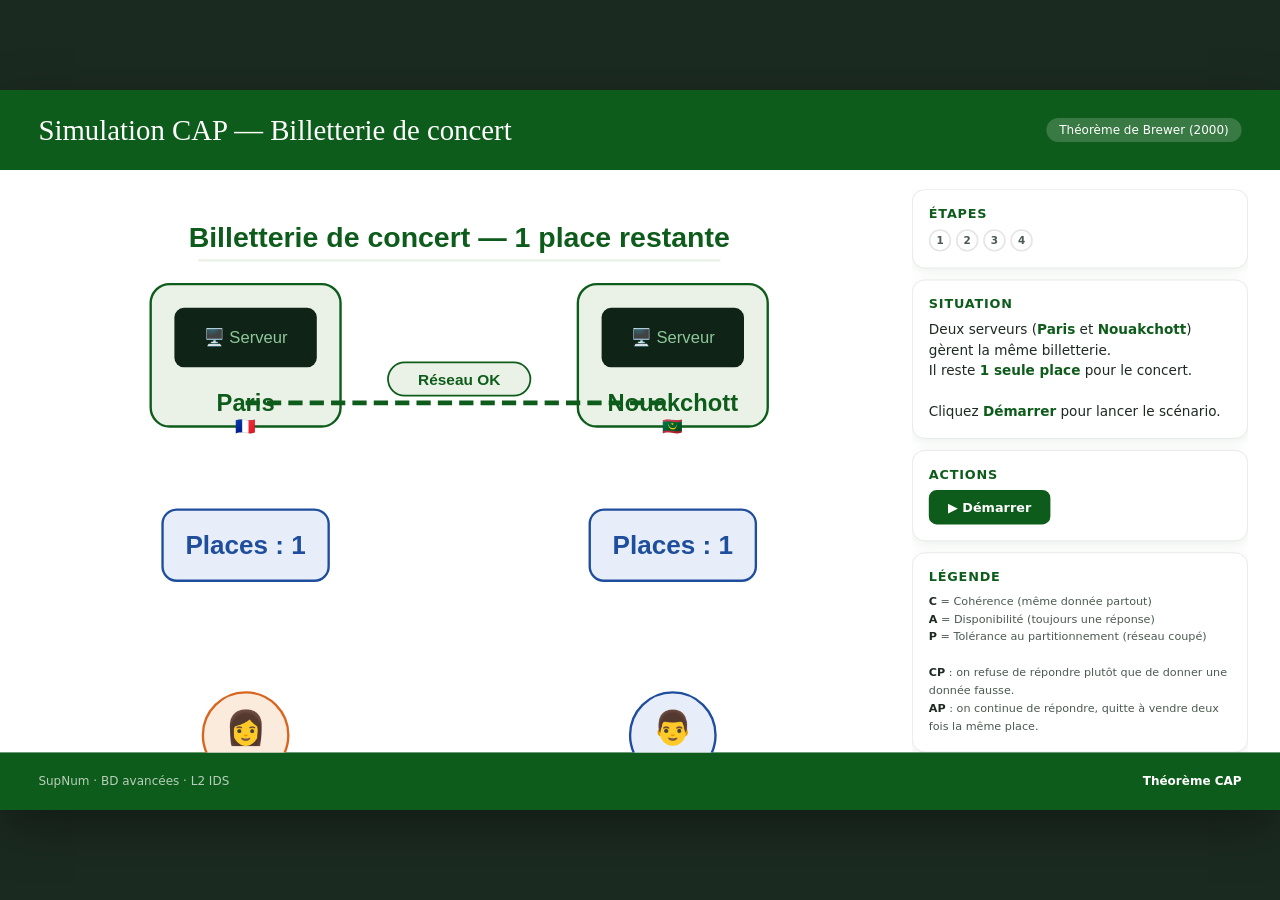
<file: simulations/cap.html>
<!DOCTYPE html>
<html lang="fr">
<head>
<script>window.EMBED="cap";</script>
<meta charset="utf-8">
<meta name="viewport" content="width=device-width, initial-scale=1">
<title>Simulation CAP — Billetterie de concert</title>
<style>
  :root{
    --vert:#0E5C1B; --vert-2:#1E7A30; --vert-clair:#5E8F4E; --vert-pale:#EAF1E6;
    --orange:#D9661F; --orange-pale:#FBEBDD; --rouge:#B23A1E;
    --bleu:#1F4E9C; --bleu-pale:#E7EEF9;
    --gris:#F2F2F2; --gris-2:#E3E6E4; --texte:#1D2A22; --texte-2:#4A5A50;
    --blanc:#FFFFFF; --code-bg:#0F2417; --code-txt:#E8F2EA;
    --serif:"Palatino Linotype","Book Antiqua",Palatino,Georgia,serif;
    --sans:"Segoe UI",system-ui,-apple-system,Roboto,"Helvetica Neue",Arial,sans-serif;
    --mono:"Cascadia Code","Cascadia Mono",Consolas,Menlo,monospace;
  }
  *{box-sizing:border-box;margin:0;padding:0}
  html,body{height:100%;background:#1B2A20;overflow:hidden;font-family:var(--sans);color:var(--texte)}
  .stage{position:absolute;left:50%;top:50%;width:1600px;height:900px;transform-origin:center center;
    background:var(--blanc);display:grid;grid-template-rows:100px 1fr 72px;overflow:hidden;
    box-shadow:0 20px 60px rgba(0,0,0,.35)}

  header{background:var(--vert);color:#fff;display:flex;align-items:center;justify-content:space-between;padding:0 48px}
  header h1{font-family:var(--serif);font-weight:400;font-size:36px}
  header .badge{font-size:15px;background:rgba(255,255,255,.18);padding:6px 16px;border-radius:999px}

  main{display:grid;grid-template-columns:1fr 420px;gap:32px;padding:24px 40px 16px;min-height:0;overflow:hidden}

  footer{background:var(--vert);color:rgba(255,255,255,.7);display:flex;align-items:center;justify-content:space-between;padding:0 48px;font-size:15px}
  footer b{color:#fff}

  /* SVG scene */
  .scene{position:relative;display:flex;align-items:center;justify-content:center}
  .scene svg{width:100%;height:100%}

  /* Panel */
  .panel{display:flex;flex-direction:column;gap:14px;overflow-y:auto}
  .card{background:var(--blanc);border:1px solid var(--gris-2);border-radius:16px;padding:20px;box-shadow:0 4px 14px rgba(14,92,27,.08)}
  .card h3{font-size:16px;font-weight:700;color:var(--vert);text-transform:uppercase;letter-spacing:1px;margin-bottom:10px}

  .msg{font-size:17px;line-height:1.5;min-height:60px}
  .msg b{color:var(--vert)}
  .msg .warn{color:var(--orange);font-weight:700}
  .msg .err{color:var(--rouge);font-weight:700}

  /* Buttons */
  .actions{display:flex;gap:10px;flex-wrap:wrap}
  .btn{padding:10px 22px;font-size:16px;font-weight:700;border:2px solid;border-radius:10px;cursor:pointer;
    font-family:var(--sans);transition:all .25s}
  .btn:hover{transform:translateY(-1px);box-shadow:0 4px 12px rgba(0,0,0,.12)}
  .btn:disabled{opacity:.4;cursor:not-allowed;transform:none;box-shadow:none}
  .btn-vert{border-color:var(--vert);background:var(--vert);color:#fff}
  .btn-orange{border-color:var(--orange);background:var(--orange);color:#fff}
  .btn-bleu{border-color:var(--bleu);background:var(--bleu);color:#fff}
  .btn-outline{border-color:var(--vert-clair);background:var(--blanc);color:var(--vert)}
  .btn-rouge{border-color:var(--rouge);background:var(--rouge);color:#fff}

  .legend{font-size:14px;color:var(--texte-2);line-height:1.6}
  .legend b{color:var(--texte)}

  /* Steps indicator */
  .steps{display:flex;gap:6px;margin-top:4px}
  .steps .dot{width:28px;height:28px;border-radius:50%;border:2px solid var(--gris-2);display:grid;place-items:center;
    font-size:13px;font-weight:700;color:var(--texte-2);transition:all .3s}
  .steps .dot.done{background:var(--vert);border-color:var(--vert);color:#fff}
  .steps .dot.current{background:var(--orange);border-color:var(--orange);color:#fff;transform:scale(1.1)}
</style>
</head>
<body>
<div class="stage" id="stage">
  <header>
    <div><h1>Simulation CAP — Billetterie de concert</h1></div>
    <div class="badge">Théorème de Brewer (2000)</div>
  </header>

  <main>
    <div class="scene">
      <svg id="capSvg" viewBox="0 0 720 620"></svg>
    </div>
    <div class="panel">
      <div class="card">
        <h3>Étapes</h3>
        <div class="steps" id="stepDots"></div>
      </div>
      <div class="card">
        <h3>Situation</h3>
        <div class="msg" id="msg">
          Deux serveurs (<b>Paris</b> et <b>Nouakchott</b>) gèrent la même billetterie.<br>
          Il reste <b>1 seule place</b> pour le concert.<br><br>
          Cliquez <b>Démarrer</b> pour lancer le scénario.
        </div>
      </div>
      <div class="card">
        <h3>Actions</h3>
        <div class="actions" id="actions">
          <button class="btn btn-vert" onclick="sim.start()">▶ Démarrer</button>
        </div>
      </div>
      <div class="card">
        <h3>Légende</h3>
        <div class="legend">
          <b>C</b> = Cohérence (même donnée partout)<br>
          <b>A</b> = Disponibilité (toujours une réponse)<br>
          <b>P</b> = Tolérance au partitionnement (réseau coupé)<br><br>
          <b>CP</b> : on refuse de répondre plutôt que de donner une donnée fausse.<br>
          <b>AP</b> : on continue de répondre, quitte à vendre deux fois la même place.
        </div>
      </div>
    </div>
  </main>

  <footer>
    <span>SupNum · BD avancées · L2 IDS</span>
    <span><b>Théorème CAP</b></span>
  </footer>
</div>

<script>
/* ── Mise à l’échelle 16:9 ── */
function scaleStage(){
  const s=document.getElementById('stage'),
        w=window.innerWidth, h=window.innerHeight,
        sc=Math.min(w/1600, h/900);
  s.style.transform=`translate(-50%,-50%) scale(${sc})`;
}
window.addEventListener('resize',scaleStage); scaleStage();

/* ── SVG Scene ── */
const svg=document.getElementById('capSvg');
const NS='http://www.w3.org/2000/svg';

function el(tag,attrs,parent){
  const e=document.createElementNS(NS,tag);
  for(const[k,v]of Object.entries(attrs||{})) e.setAttribute(k,v);
  if(parent) parent.appendChild(e);
  return e;
}
function txt(parent,x,y,text,opts={}){
  const t=el('text',{x,y,'font-family':'"Segoe UI",sans-serif','font-size':opts.size||'16','fill':opts.fill||'#1D2A22','text-anchor':opts.anchor||'middle','font-weight':opts.bold?'700':'400','dominant-baseline':'central'},parent);
  t.textContent=text;
  return t;
}

/* Servers */
function drawServer(g,x,y,label,city){
  const grp=el('g',{transform:`translate(${x},${y})`},g);
  el('rect',{x:-80,y:-60,width:160,height:120,rx:16,fill:'#EAF1E6',stroke:'#0E5C1B','stroke-width':2},grp);
  el('rect',{x:-60,y:-40,width:120,height:50,rx:8,fill:'#0F2417'},grp);
  txt(grp,0,-15,'🖥️ Serveur',{size:'14',fill:'#8FC79A'});
  txt(grp,0,40,label,{size:'20',fill:'#0E5C1B',bold:true});
  txt(grp,0,60,city,{size:'14',fill:'#55625A'});
  return grp;
}

/* Network link */
let linkLine, linkLabel;
function drawLink(g){
  linkLine=el('line',{x1:180,y1:180,x2:540,y2:180,stroke:'#0E5C1B','stroke-width':4,'stroke-dasharray':'12 6'},g);
  linkLabel=el('g',{transform:'translate(360,160)'},g);
  el('rect',{x:-60,y:-14,width:120,height:28,rx:14,fill:'#EAF1E6',stroke:'#0E5C1B','stroke-width':1.5},linkLabel);
  txt(linkLabel,0,0,'Réseau OK',{size:'13',fill:'#0E5C1B',bold:true});
}

/* Ticket count */
let ticketParis, ticketNkc;
function drawTickets(g){
  const gp=el('g',{transform:'translate(180,300)'},g);
  el('rect',{x:-70,y:-30,width:140,height:60,rx:12,fill:'#E7EEF9',stroke:'#1F4E9C','stroke-width':2},gp);
  ticketParis=txt(gp,0,0,'Places : 1',{size:'22',fill:'#1F4E9C',bold:true});

  const gn=el('g',{transform:'translate(540,300)'},g);
  el('rect',{x:-70,y:-30,width:140,height:60,rx:12,fill:'#E7EEF9',stroke:'#1F4E9C','stroke-width':2},gn);
  ticketNkc=txt(gn,0,0,'Places : 1',{size:'22',fill:'#1F4E9C',bold:true});
}

/* Users */
let userFatima, userAhmed;
function drawUsers(g){
  userFatima=el('g',{transform:'translate(180,460)'},g);
  el('circle',{cx:0,cy:0,r:36,fill:'#FBEBDD',stroke:'#D9661F','stroke-width':2},userFatima);
  txt(userFatima,0,-6,'👩',{size:'28'});
  txt(userFatima,0,52,'Fatima',{size:'18',fill:'#D9661F',bold:true});
  txt(userFatima,0,72,'(Paris)',{size:'14',fill:'#55625A'});

  userAhmed=el('g',{transform:'translate(540,460)'},g);
  el('circle',{cx:0,cy:0,r:36,fill:'#E7EEF9',stroke:'#1F4E9C','stroke-width':2},userAhmed);
  txt(userAhmed,0,-6,'👨',{size:'28'});
  txt(userAhmed,0,52,'Ahmed',{size:'18',fill:'#1F4E9C',bold:true});
  txt(userAhmed,0,72,'(Nouakchott)',{size:'14',fill:'#55625A'});
}

/* Draw arrows */
let arrowFatima, arrowAhmed;
function drawArrows(g){
  arrowFatima=el('line',{x1:180,y1:420,x2:180,y2:340,stroke:'#D9661F','stroke-width':3,opacity:0,'marker-end':'url(#arrowOr)'},g);
  arrowAhmed=el('line',{x1:540,y1:420,x2:540,y2:340,stroke:'#1F4E9C','stroke-width':3,opacity:0,'marker-end':'url(#arrowBl)'},g);
}

/* Result badges */
let badgeParis, badgeNkc;
function drawBadges(g){
  badgeParis=el('g',{transform:'translate(180,370)',opacity:0},g);
  badgeNkc=el('g',{transform:'translate(540,370)',opacity:0},g);
}

function setBadge(badge,text,color){
  badge.innerHTML='';
  el('rect',{x:-80,y:-16,width:160,height:32,rx:16,fill:color},badge);
  txt(badge,0,0,text,{size:'14',fill:'#fff',bold:true});
  badge.setAttribute('opacity','1');
}

/* Defs */
const defs=el('defs',{},svg);
const mOr=el('marker',{id:'arrowOr',markerWidth:10,markerHeight:8,refX:9,refY:4,orient:'auto'},defs);
el('path',{d:'M0,0 L10,4 L0,8 Z',fill:'#D9661F'},mOr);
const mBl=el('marker',{id:'arrowBl',markerWidth:10,markerHeight:8,refX:9,refY:4,orient:'auto'},defs);
el('path',{d:'M0,0 L10,4 L0,8 Z',fill:'#1F4E9C'},mBl);

/* Title */
txt(svg,360,40,'Billetterie de concert — 1 place restante',{size:'24',fill:'#0E5C1B',bold:true});
el('line',{x1:140,y1:60,x2:580,y2:60,stroke:'#EAF1E6','stroke-width':2},svg);

/* Build scene */
drawServer(svg,180,140,'Paris','🇫🇷');
drawServer(svg,540,140,'Nouakchott','🇲🇷');
drawLink(svg);
drawTickets(svg);
drawUsers(svg);
drawArrows(svg);
drawBadges(svg);

/* Partition visual */
let partitionG;
function showPartition(){
  linkLine.setAttribute('stroke','#B23A1E');
  linkLine.setAttribute('stroke-dasharray','8 8');
  linkLabel.innerHTML='';
  el('rect',{x:-70,y:-14,width:140,height:28,rx:14,fill:'#B23A1E'},linkLabel);
  txt(linkLabel,0,0,'⚠ Réseau coupé',{size:'13',fill:'#fff',bold:true});

  if(!partitionG){
    partitionG=el('g',{},svg);
    el('line',{x1:360,y1:100,x2:360,y2:260,stroke:'#B23A1E','stroke-width':4,'stroke-dasharray':'6 4'},partitionG);
    txt(partitionG,360,280,'PARTITION',{size:'16',fill:'#B23A1E',bold:true});
  }
}

/* ── Simulation State Machine ── */
const STEPS=[
  'Situation initiale',
  'Fatima et Ahmed veulent réserver',
  'Coupure réseau (Partition !)',
  'Choix : CP ou AP ?',
  'Résultat CP',
  'Résultat AP'
];

const msgEl=document.getElementById('msg');
const actEl=document.getElementById('actions');
const dotEl=document.getElementById('stepDots');

function renderDots(current){
  dotEl.innerHTML='';
  for(let i=0;i<4;i++){
    const d=document.createElement('div');
    d.className='dot'+(i<current?' done':'')+(i===current?' current':'');
    d.textContent=i+1;
    dotEl.appendChild(d);
  }
}

const sim={
  step:0,
  start(){
    this.step=0;
    resetScene();
    this.goStep(0);
  },
  goStep(n){
    this.step=n;
    renderDots(n);
    switch(n){
      case 0: // Initial
        msgEl.innerHTML='Les deux serveurs sont <b>synchronisés</b>. Il reste <b>1 place</b> pour le concert.<br><br>Au même instant, <b>Fatima</b> (Paris) et <b>Ahmed</b> (Nouakchott) cliquent sur <b>Réserver</b>.';
        actEl.innerHTML='<button class="btn btn-vert" onclick="sim.goStep(1)">Réserver →</button>';
        break;
      case 1: // Both want to book
        arrowFatima.setAttribute('opacity','1');
        arrowAhmed.setAttribute('opacity','1');
        msgEl.innerHTML='<b>Fatima</b> envoie sa demande au serveur <b>Paris</b>.<br><b>Ahmed</b> envoie sa demande au serveur <b>Nouakchott</b>.<br><br>Mais soudain… <span class="warn">le réseau entre les deux serveurs est coupé !</span>';
        actEl.innerHTML='<button class="btn btn-rouge" onclick="sim.goStep(2)">⚠ Coupure réseau</button>';
        break;
      case 2: // Partition
        showPartition();
        msgEl.innerHTML='<span class="err">⚠ PARTITION RÉSEAU !</span><br><br>Les serveurs ne peuvent plus communiquer. Chacun voit <b>1 place restante</b> mais ne sait pas ce que fait l’autre.<br><br><b>Quel choix faire ?</b>';
        actEl.innerHTML='<button class="btn btn-bleu" onclick="sim.goStep(3)">CP — Cohérence</button> <button class="btn btn-orange" onclick="sim.goStep(4)">AP — Disponibilité</button>';
        break;
      case 3: // CP
        renderDots(3);
        ticketParis.textContent='Places : 1';
        ticketNkc.textContent='Places : 1';
        setBadge(badgeParis,'❌ Réservation refusée','#B23A1E');
        setBadge(badgeNkc,'❌ Réservation refusée','#B23A1E');
        msgEl.innerHTML='<b>Choix CP</b> : les deux serveurs <b>refusent de vendre</b> tant qu’ils ne peuvent pas se synchroniser.<br><br>✅ <b>Cohérence garantie</b> : pas de survente.<br>❌ <b>Disponibilité sacrifiée</b> : personne ne peut acheter.<br><br><em>Exemples : MongoDB, HBase, Redis Cluster.</em>';
        actEl.innerHTML='<button class="btn btn-outline" onclick="sim.start()">↻ Recommencer</button>';
        break;
      case 4: // AP
        renderDots(3);
        ticketParis.textContent='Places : 0';
        ticketNkc.textContent='Places : 0';
        setBadge(badgeParis,'✅ Réservée (Fatima)','#0E5C1B');
        setBadge(badgeNkc,'✅ Réservée (Ahmed)','#0E5C1B');
        msgEl.innerHTML='<b>Choix AP</b> : chaque serveur accepte la réservation <b>localement</b>.<br><br>✅ <b>Disponibilité garantie</b> : les deux clients sont servis.<br>❌ <b>Cohérence sacrifiée</b> : <span class="err">2 réservations pour 1 place !</span> Il faudra résoudre le conflit après.<br><br><em>Exemples : Cassandra, DynamoDB, CouchDB.</em>';
        actEl.innerHTML='<button class="btn btn-outline" onclick="sim.start()">↻ Recommencer</button>';
        break;
    }
  }
};

function resetScene(){
  ticketParis.textContent='Places : 1';
  ticketNkc.textContent='Places : 1';
  arrowFatima.setAttribute('opacity','0');
  arrowAhmed.setAttribute('opacity','0');
  badgeParis.setAttribute('opacity','0');
  badgeNkc.setAttribute('opacity','0');
  linkLine.setAttribute('stroke','#0E5C1B');
  linkLine.setAttribute('stroke-dasharray','12 6');
  linkLabel.innerHTML='';
  el('rect',{x:-60,y:-14,width:120,height:28,rx:14,fill:'#EAF1E6',stroke:'#0E5C1B','stroke-width':1.5},linkLabel);
  txt(linkLabel,0,0,'Réseau OK',{size:'13',fill:'#0E5C1B',bold:true});
  if(partitionG){partitionG.remove();partitionG=null;}
}

renderDots(-1);

/* ── Communication avec le site parent (mode embed) ── */
if(window.parent!==window){
  window.addEventListener('message',function(e){
    if(e.data==='reset') sim.start();
  });
}
</script>
</body>
</html>
</file>
